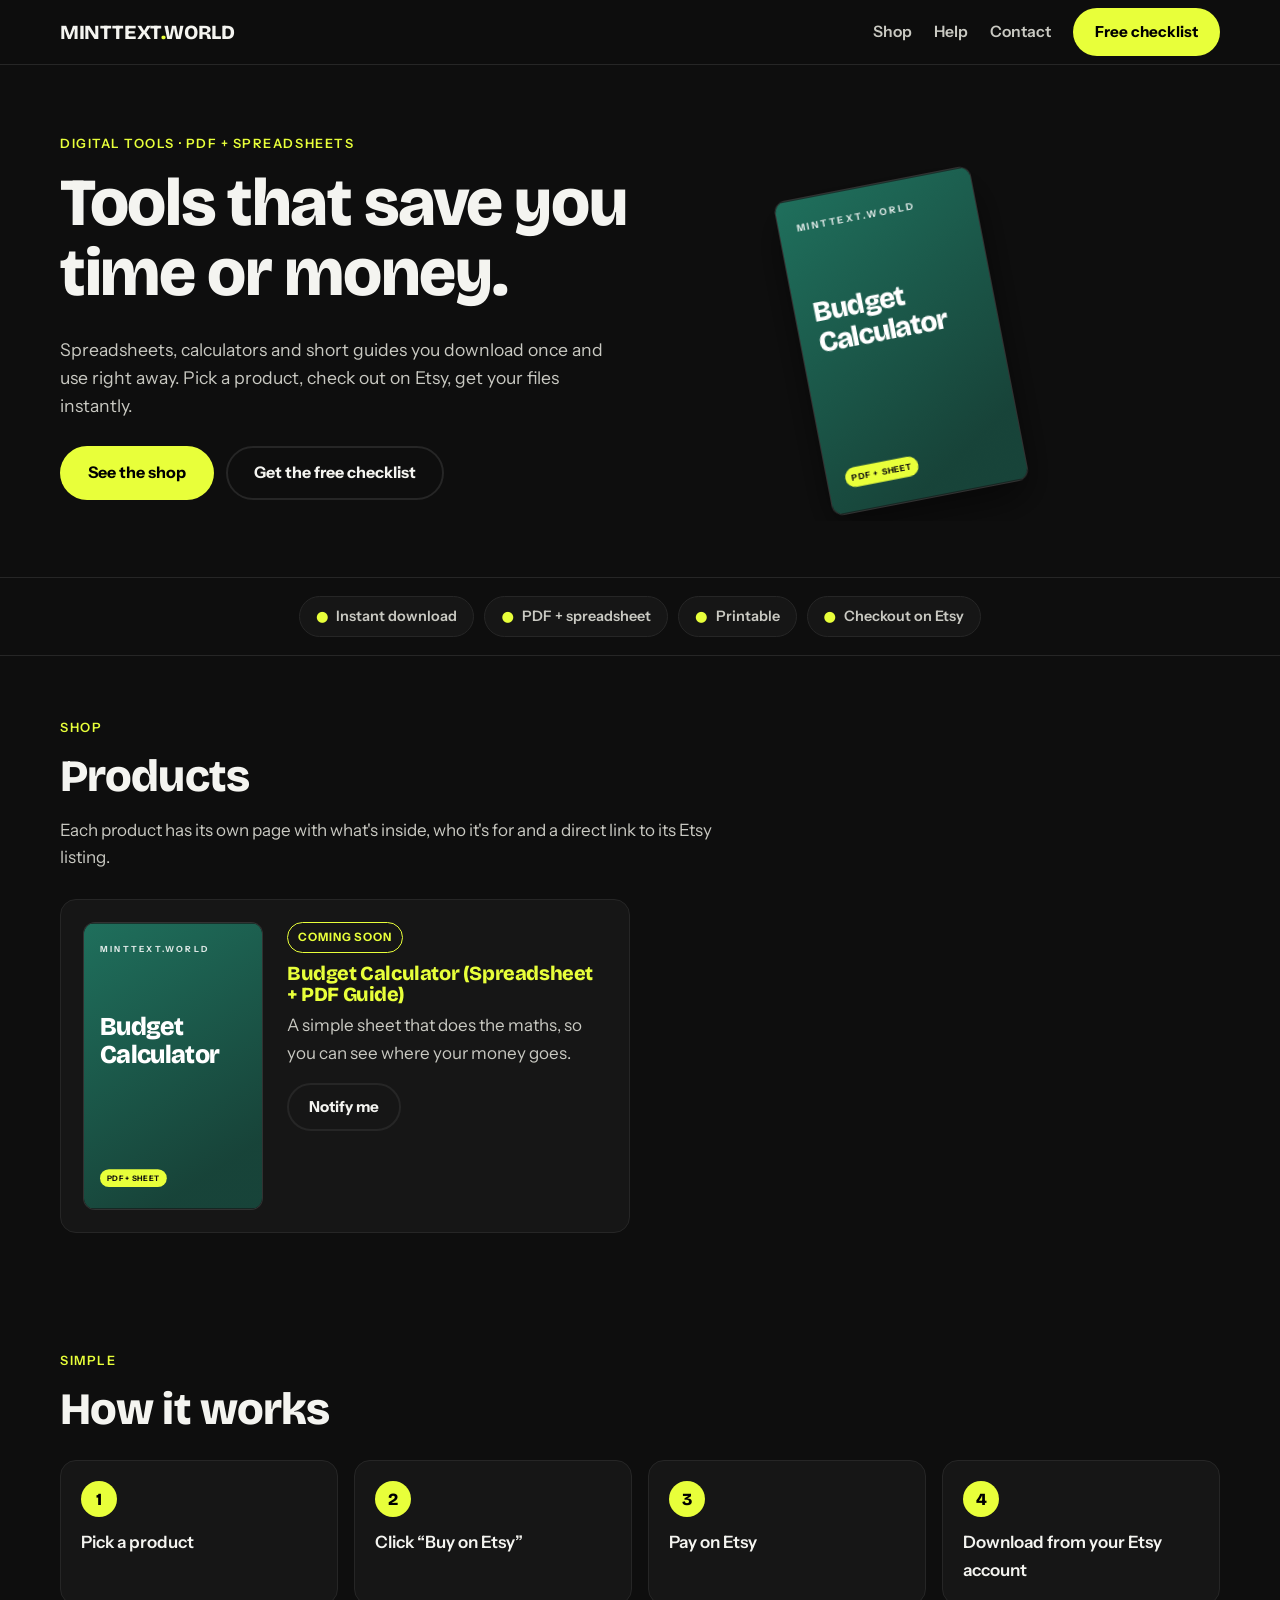
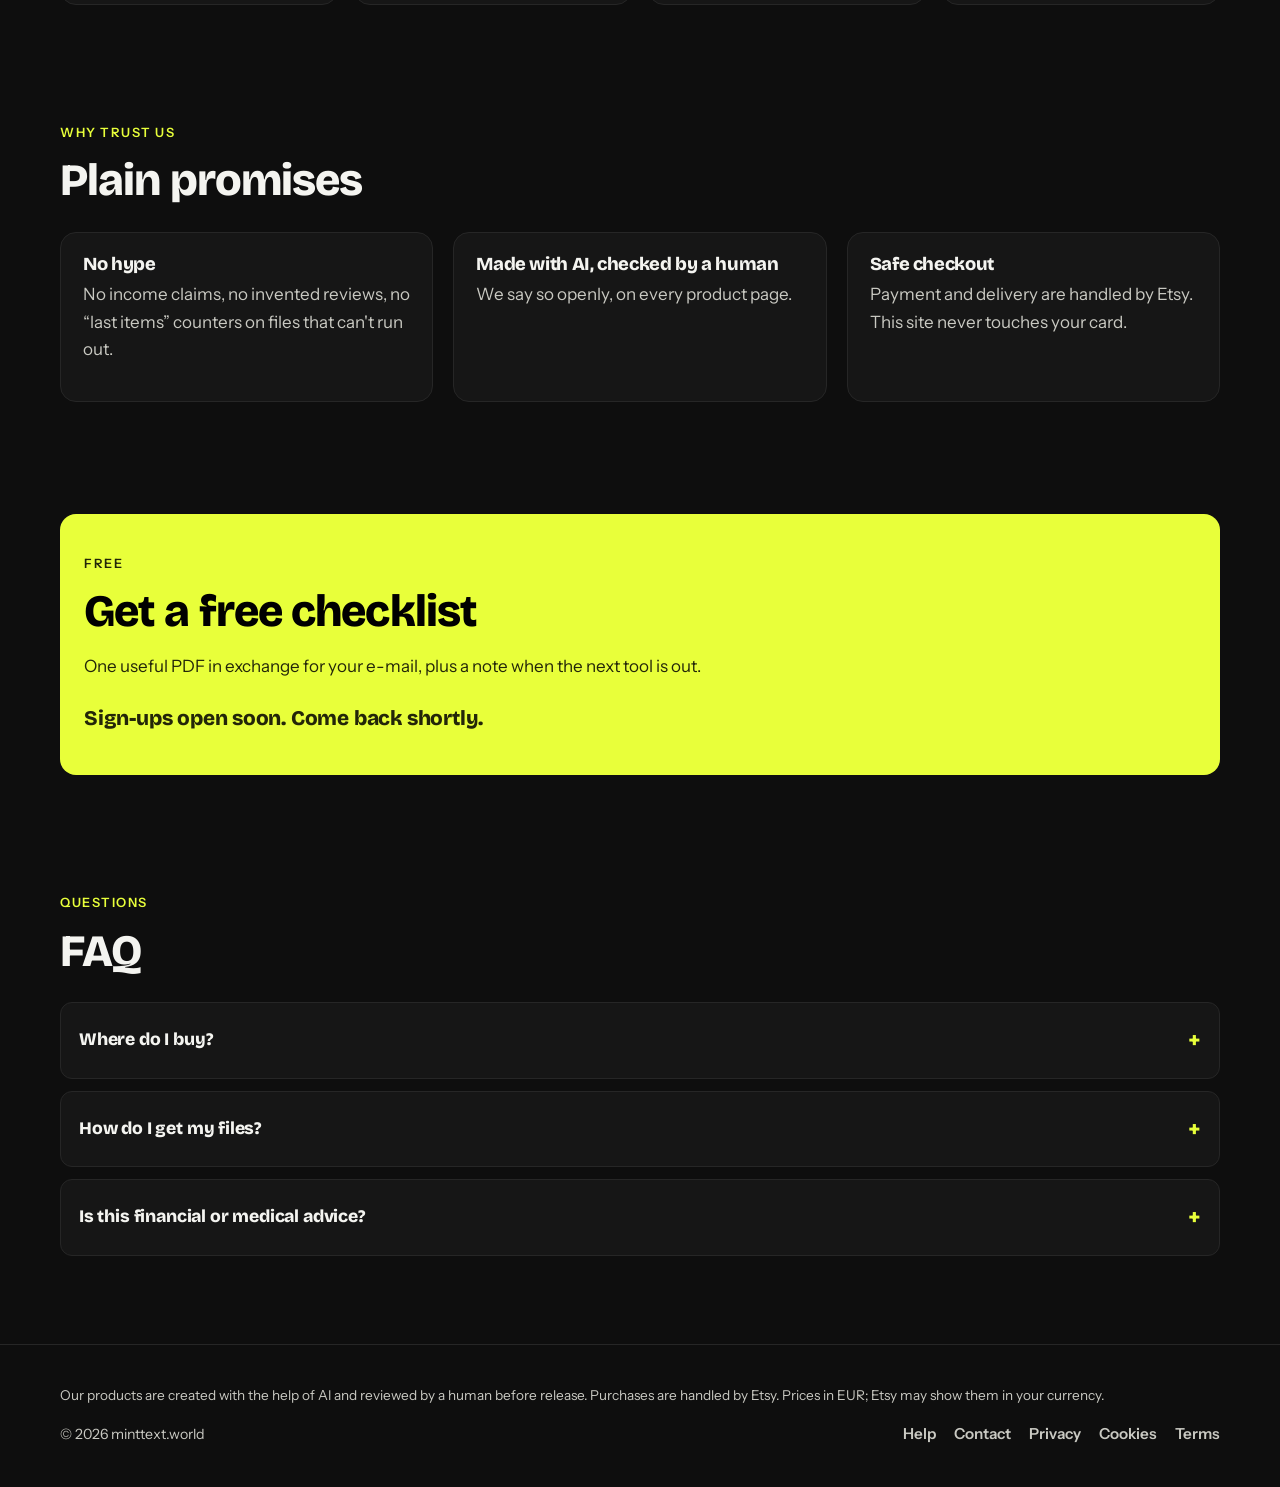
<file: index.html>
<!DOCTYPE html>
<html lang="en" data-v="ffb12c02">
<head>
  <meta charset="UTF-8" />
  <meta name="viewport" content="width=device-width, initial-scale=1" />
  <!--PR:meta:start-->
  <title>minttext.world: digital tools that save you time or money</title>
  <meta name="description" content="Practical digital tools: spreadsheets, calculators and guides that save you time or money. Download instantly, checkout on Etsy." />
  <meta name="theme-color" content="#0E0E0E" />
  <link rel="icon" type="image/svg+xml" href="favicon.svg" />
  <link rel="canonical" href="https://mlg44-skr.github.io/eboo-world/" />
  <meta property="og:type" content="website" /><meta property="og:locale" content="en_US" /><meta property="og:site_name" content="minttext.world" />
  <meta property="og:title" content="minttext.world: digital tools that save you time or money" /><meta property="og:description" content="Practical digital tools: spreadsheets, calculators and guides that save you time or money. Download instantly, checkout on Etsy." />
  <meta property="og:url" content="https://mlg44-skr.github.io/eboo-world/" /><meta property="og:image" content="https://mlg44-skr.github.io/eboo-world/og-image.png" />
  <meta name="twitter:card" content="summary_large_image" /><meta name="twitter:image" content="https://mlg44-skr.github.io/eboo-world/og-image.png" />
  <script type="application/ld+json">{"@context":"https://schema.org","@type":"Organization","name":"minttext.world","url":"https://mlg44-skr.github.io/eboo-world/"}</script>
  <!--PR:meta:end-->
  <link rel="preconnect" href="https://fonts.googleapis.com" />
  <link rel="preconnect" href="https://fonts.gstatic.com" crossorigin />
  <link href="https://fonts.googleapis.com/css2?family=Bricolage+Grotesque:opsz,wght@12..96,800&family=Instrument+Sans:wght@400;500;600;700&display=swap" rel="stylesheet" />
  <link rel="stylesheet" href="css/style.css?v=ffb12c02" />
  <link rel="stylesheet" href="css/motion.css?v=ffb12c02" />
</head>
<body data-base="">
  <a class="skip-link" href="#main">Skip to content</a>
  <header class="header"><!--PR:header:start--><div class="kontener header__row"><a class="logo" href="index.html" aria-label="minttext.world, home">MINTTEXT<span class="kropka">.</span>WORLD</a><button id="nav-toggle" class="nav__toggle" aria-label="Menu" aria-expanded="false" aria-controls="nav">☰</button><nav id="nav" class="nav" aria-label="Main"><ul class="nav__links"><li><a href="index.html#shop">Shop</a></li><li><a href="help.html">Help</a></li><li><a href="contact.html">Contact</a></li></ul><a class="btn btn--akcent btn--maly" href="free-sheet.html">Free checklist</a></nav></div><!--PR:header:end--></header>
  <main id="main">
    <section class="hero">
      <div class="kontener hero__grid">
        <div>
          <p class="nadtytul">Digital tools · PDF + spreadsheets</p>
          <h1>Tools that save you time or money.</h1>
          <p class="hero__sub">Spreadsheets, calculators and short guides you download once and use right away. Pick a product, check out on Etsy, get your files instantly.</p>
          <div class="hero__akcje">
            <a class="btn btn--akcent" href="#shop">See the shop</a>
            <a class="btn btn--obrys" href="free-sheet.html">Get the free checklist</a>
          </div>
        </div>
        <div class="waclarz waclarz--n1" id="hero-fan" aria-hidden="true"><!--PR:fan:start--><svg class="cover cover-gen" viewBox="0 0 400 640" role="img" aria-label="Cover: Budget Calculator (Spreadsheet + PDF Guide)" xmlns="http://www.w3.org/2000/svg"><defs><linearGradient id="cg1F6F5C" x1="0" y1="0" x2="0.4" y2="1"><stop offset="0" stop-color="#1F6F5C"/><stop offset="1" stop-color="#1F6F5C" stop-opacity=".55"/></linearGradient></defs><rect width="400" height="640" fill="#0E0E0E"/><rect width="400" height="640" fill="url(#cg1F6F5C)"/><text x="36" y="64" fill="#fff" fill-opacity=".85" font-size="19" font-weight="700" letter-spacing="5">MINTTEXT.WORLD</text><text x="36" y="250" fill="#fff" font-family="Bricolage Grotesque, system-ui, sans-serif" font-size="58" font-weight="800" letter-spacing="-1.5"><tspan x="36" dy="0">Budget</tspan><tspan x="36" dy="62.64">Calculator</tspan></text><rect x="36" y="552" width="150" height="40" rx="20" fill="#E8FF3A"/><text x="111" y="578" text-anchor="middle" fill="#0E0E0E" font-size="17" font-weight="700" letter-spacing="1.5">PDF + SHEET</text></svg><!--PR:fan:end--></div>
      </div>
    </section>

    <div class="topics"><div class="kontener topics__row">
      <span class="chip"><span class="kropka">●</span> Instant download</span>
      <span class="chip"><span class="kropka">●</span> PDF + spreadsheet</span>
      <span class="chip"><span class="kropka">●</span> Printable</span>
      <span class="chip"><span class="kropka">●</span> Checkout on Etsy</span>
    </div></div>

    <section id="shop"><div class="kontener">
      <div class="sekcja__head"><p class="nadtytul">Shop</p><h2>Products</h2>
        <p>Each product has its own page with what's inside, who it's for and a direct link to its Etsy listing.</p></div>
      <div class="siatka siatka--ebooki" id="catalog"><!--PR:catalog:start--><article class="karta ebook"><div class="ebook__cover"><a href="product/budget-calculator.html" aria-label="Budget Calculator (Spreadsheet + PDF Guide)"><svg class="cover cover-gen" viewBox="0 0 400 640" role="img" aria-label="Cover: Budget Calculator (Spreadsheet + PDF Guide)" xmlns="http://www.w3.org/2000/svg"><defs><linearGradient id="cg1F6F5C" x1="0" y1="0" x2="0.4" y2="1"><stop offset="0" stop-color="#1F6F5C"/><stop offset="1" stop-color="#1F6F5C" stop-opacity=".55"/></linearGradient></defs><rect width="400" height="640" fill="#0E0E0E"/><rect width="400" height="640" fill="url(#cg1F6F5C)"/><text x="36" y="64" fill="#fff" fill-opacity=".85" font-size="19" font-weight="700" letter-spacing="5">MINTTEXT.WORLD</text><text x="36" y="250" fill="#fff" font-family="Bricolage Grotesque, system-ui, sans-serif" font-size="58" font-weight="800" letter-spacing="-1.5"><tspan x="36" dy="0">Budget</tspan><tspan x="36" dy="62.64">Calculator</tspan></text><rect x="36" y="552" width="150" height="40" rx="20" fill="#E8FF3A"/><text x="111" y="578" text-anchor="middle" fill="#0E0E0E" font-size="17" font-weight="700" letter-spacing="1.5">PDF + SHEET</text></svg></a></div><div class="ebook__tresc"><span class="badge badge--wkrotce">Coming soon</span><h3 class="ebook__tytul"><a href="product/budget-calculator.html">Budget Calculator (Spreadsheet + PDF Guide)</a></h3><p>A simple sheet that does the maths, so you can see where your money goes.</p><div class="ebook__stopka"><a class="btn btn--obrys btn--maly" href="#newsletter">Notify me</a></div></div></article><!--PR:catalog:end--></div>
    </div></section>

    <section id="jak"><div class="kontener">
      <div class="sekcja__head"><p class="nadtytul">Simple</p><h2>How it works</h2></div>
      <div class="kroki">
        <div class="krok"><div class="krok__num">1</div><div class="krok__tekst">Pick a product</div></div>
        <div class="krok"><div class="krok__num">2</div><div class="krok__tekst">Click “Buy on Etsy”</div></div>
        <div class="krok"><div class="krok__num">3</div><div class="krok__tekst">Pay on Etsy</div></div>
        <div class="krok"><div class="krok__num">4</div><div class="krok__tekst">Download from your Etsy account</div></div>
      </div>
    </div></section>

    <section class="trust"><div class="kontener">
      <div class="sekcja__head"><p class="nadtytul">Why trust us</p><h2>Plain promises</h2></div>
      <div class="siatka siatka--3">
        <div class="karta"><h3>No hype</h3><p>No income claims, no invented reviews, no “last items” counters on files that can't run out.</p></div>
        <div class="karta"><h3>Made with AI, checked by a human</h3><p>We say so openly, on every product page.</p></div>
        <div class="karta"><h3>Safe checkout</h3><p>Payment and delivery are handled by Etsy. This site never touches your card.</p></div>
      </div>
    </div></section>

<section id="newsletter"><div class="kontener"><div class="newsletter"><p class="nadtytul" style="color:#000">Free</p><h2>Get a free checklist</h2><p>One useful PDF in exchange for your e-mail, plus a note when the next tool is out.</p><div id="newsletter-slot"><p class="newsletter__wkrotce">Sign-ups open soon. Come back shortly.</p></div></div></div></section>

    <section id="faq"><div class="kontener">
      <div class="sekcja__head"><p class="nadtytul">Questions</p><h2>FAQ</h2></div>
      <div class="faq">
        <details><summary>Where do I buy?</summary><p>On Etsy. The “Buy on Etsy” button opens the exact listing for that product in a new tab.</p></details>
        <details><summary>How do I get my files?</summary><p>After payment, download them from your Etsy account. Step by step on the <a href="help.html">Help page</a>.</p></details>
        <details><summary>Is this financial or medical advice?</summary><p>No. Our products are tools and general information, not advice.</p></details>
      </div>
    </div></section>
  </main>
  <footer class="footer"><!--PR:footer:start--><div class="kontener"><p class="mala" style="margin:0 0 14px">Our products are created with the help of AI and reviewed by a human before release. Purchases are handled by Etsy. Prices in EUR; Etsy may show them in your currency.</p><div class="footer__row"><small>© <span id="rok">2026</span> minttext.world</small><ul class="footer__links" id="footer-links"><li><a href="help.html">Help</a></li><li><a href="contact.html">Contact</a></li><li><a href="privacy.html">Privacy</a></li><li><a href="cookies.html">Cookies</a></li><li><a href="terms.html">Terms</a></li></ul></div></div><!--PR:footer:end--></footer>
  <script src="js/config.js?v=ffb12c02"></script>
  <script src="js/render.js?v=ffb12c02"></script>
  <script src="js/app.js?v=ffb12c02"></script>
</body>
</html>
</file>
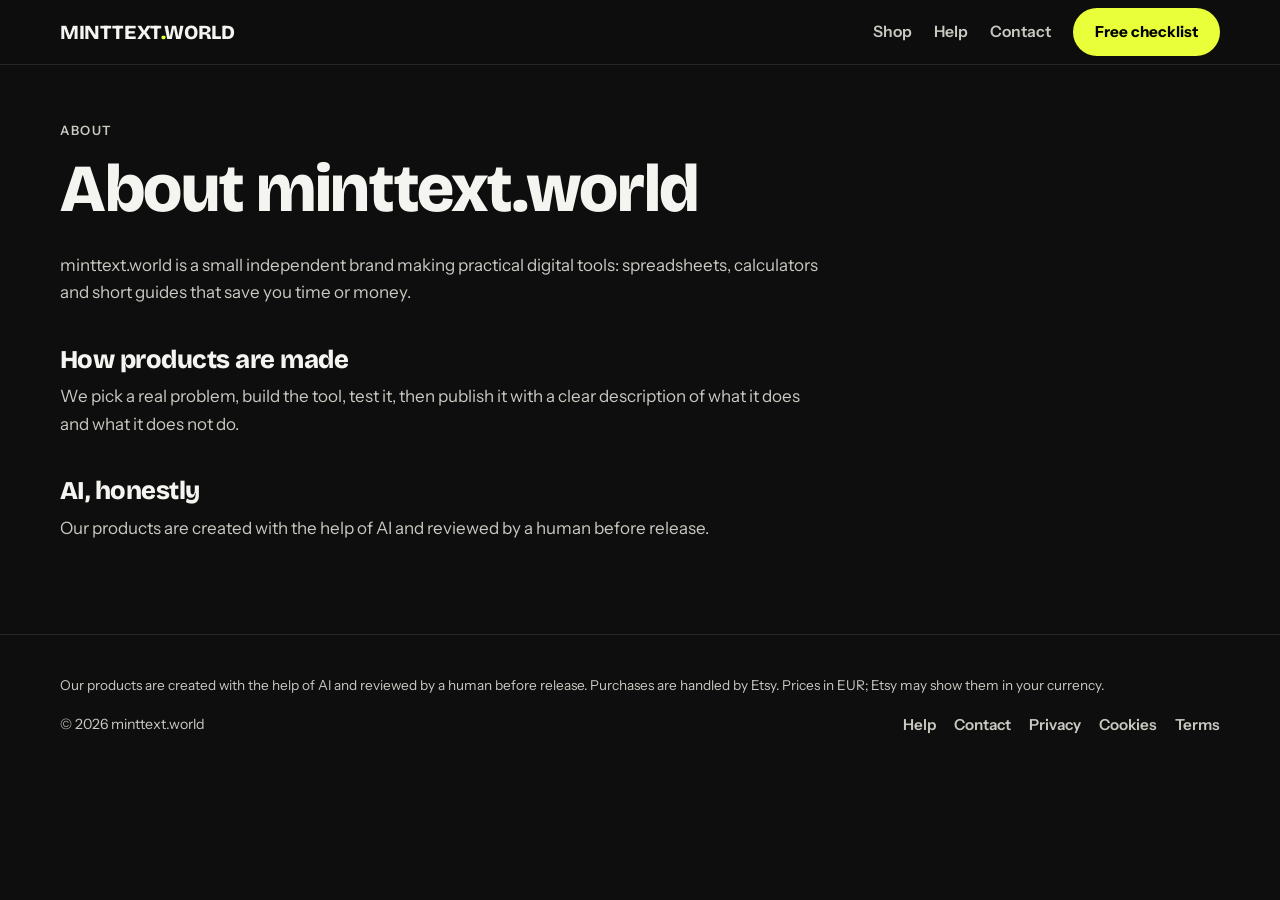
<file: about.html>
<!DOCTYPE html>
<html lang="en" data-v="ffb12c02">
<head>
  <meta charset="UTF-8" />
  <meta name="viewport" content="width=device-width, initial-scale=1" />
  <!--PR:meta:start-->
  <title>About | minttext.world</title>
  <meta name="description" content="What minttext.world is and how its products are made." />
  <meta name="robots" content="noindex,follow" />
  <meta name="theme-color" content="#0E0E0E" />
  <link rel="icon" type="image/svg+xml" href="favicon.svg" />
  <link rel="canonical" href="https://mlg44-skr.github.io/eboo-world/about.html" />
  <meta property="og:type" content="website" /><meta property="og:locale" content="en_US" /><meta property="og:site_name" content="minttext.world" />
  <meta property="og:title" content="About | minttext.world" /><meta property="og:description" content="What minttext.world is and how its products are made." />
  <meta property="og:url" content="https://mlg44-skr.github.io/eboo-world/about.html" /><meta property="og:image" content="https://mlg44-skr.github.io/eboo-world/og-image.png" />
  <meta name="twitter:card" content="summary_large_image" /><meta name="twitter:image" content="https://mlg44-skr.github.io/eboo-world/og-image.png" />
  <!--PR:meta:end-->
  <link rel="preconnect" href="https://fonts.googleapis.com" />
  <link rel="preconnect" href="https://fonts.gstatic.com" crossorigin />
  <link href="https://fonts.googleapis.com/css2?family=Bricolage+Grotesque:opsz,wght@12..96,800&family=Instrument+Sans:wght@400;500;600;700&display=swap" rel="stylesheet" />
  <link rel="stylesheet" href="css/style.css?v=ffb12c02" />
  <link rel="stylesheet" href="css/motion.css?v=ffb12c02" />
</head>
<body data-base="">
  <a class="skip-link" href="#main">Skip to content</a>
  <header class="header"><!--PR:header:start--><div class="kontener header__row"><a class="logo" href="index.html" aria-label="minttext.world, home">MINTTEXT<span class="kropka">.</span>WORLD</a><button id="nav-toggle" class="nav__toggle" aria-label="Menu" aria-expanded="false" aria-controls="nav">☰</button><nav id="nav" class="nav" aria-label="Main"><ul class="nav__links"><li><a href="index.html#shop">Shop</a></li><li><a href="help.html">Help</a></li><li><a href="contact.html">Contact</a></li></ul><a class="btn btn--akcent btn--maly" href="free-sheet.html">Free checklist</a></nav></div><!--PR:header:end--></header>
  <main id="main">
    <section><div class="kontener proza">
      <p class="nadtytul">About</p><h1>About minttext.world</h1>
      <p>minttext.world is a small independent brand making practical digital tools: spreadsheets, calculators and short guides that save you time or money.</p>
      <h2>How products are made</h2>
      <p>We pick a real problem, build the tool, test it, then publish it with a clear description of what it does and what it does not do.</p>
      <h2>AI, honestly</h2>
      <p>Our products are created with the help of AI and reviewed by a human before release.</p>
    </div></section>
  </main>
  <footer class="footer"><!--PR:footer:start--><div class="kontener"><p class="mala" style="margin:0 0 14px">Our products are created with the help of AI and reviewed by a human before release. Purchases are handled by Etsy. Prices in EUR; Etsy may show them in your currency.</p><div class="footer__row"><small>© <span id="rok">2026</span> minttext.world</small><ul class="footer__links" id="footer-links"><li><a href="help.html">Help</a></li><li><a href="contact.html">Contact</a></li><li><a href="privacy.html">Privacy</a></li><li><a href="cookies.html">Cookies</a></li><li><a href="terms.html">Terms</a></li></ul></div></div><!--PR:footer:end--></footer>
  <script src="js/config.js?v=ffb12c02"></script>
  <script src="js/render.js?v=ffb12c02"></script>
  <script src="js/app.js?v=ffb12c02"></script>
</body>
</html>
</file>
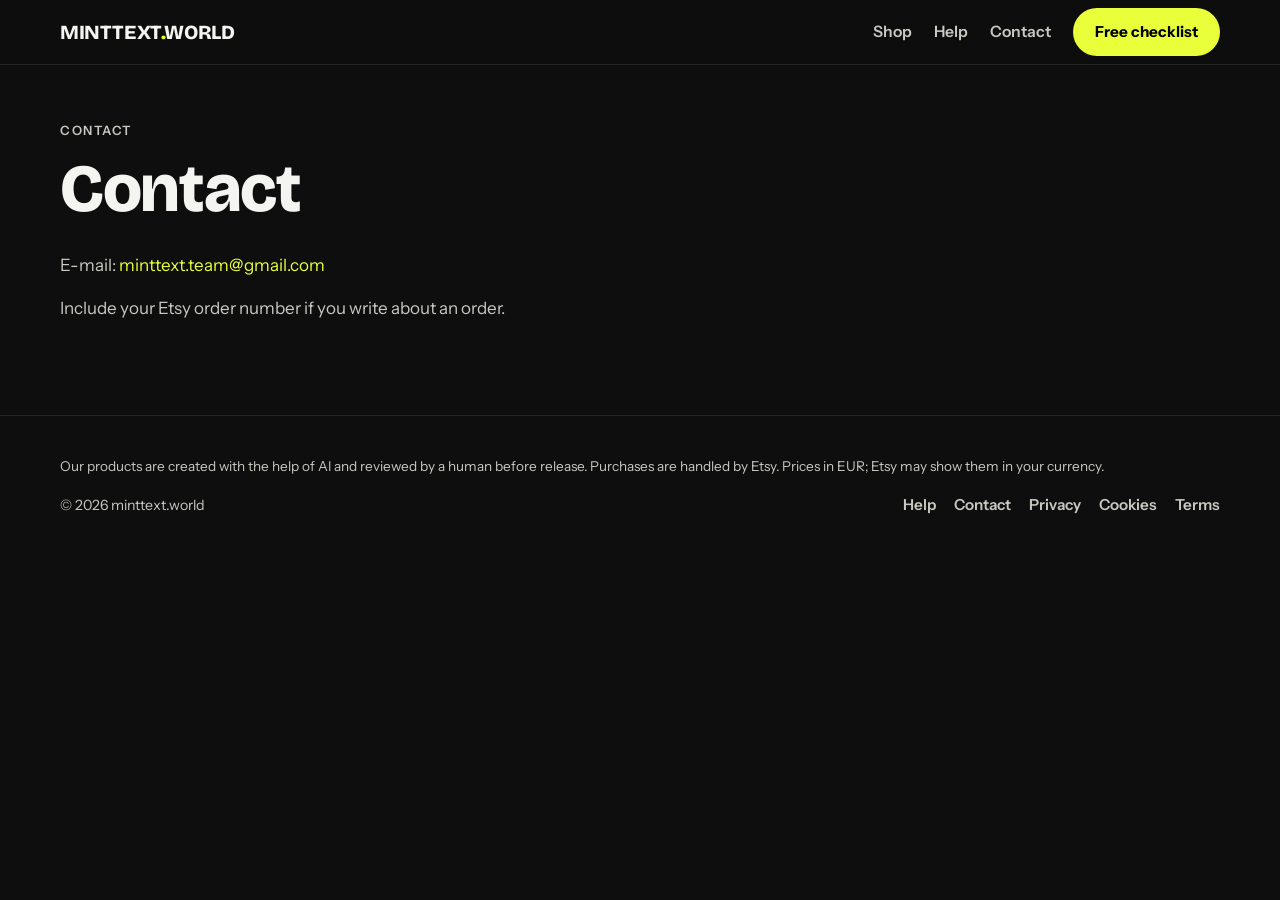
<file: contact.html>
<!DOCTYPE html>
<html lang="en" data-v="ffb12c02">
<head>
  <meta charset="UTF-8" />
  <meta name="viewport" content="width=device-width, initial-scale=1" />
  <!--PR:meta:start-->
  <title>Contact | minttext.world</title>
  <meta name="description" content="How to reach minttext.world." />
  <meta name="theme-color" content="#0E0E0E" />
  <link rel="icon" type="image/svg+xml" href="favicon.svg" />
  <link rel="canonical" href="https://mlg44-skr.github.io/eboo-world/contact.html" />
  <meta property="og:type" content="website" /><meta property="og:locale" content="en_US" /><meta property="og:site_name" content="minttext.world" />
  <meta property="og:title" content="Contact | minttext.world" /><meta property="og:description" content="How to reach minttext.world." />
  <meta property="og:url" content="https://mlg44-skr.github.io/eboo-world/contact.html" /><meta property="og:image" content="https://mlg44-skr.github.io/eboo-world/og-image.png" />
  <meta name="twitter:card" content="summary_large_image" /><meta name="twitter:image" content="https://mlg44-skr.github.io/eboo-world/og-image.png" />
  <!--PR:meta:end-->
  <link rel="preconnect" href="https://fonts.googleapis.com" />
  <link rel="preconnect" href="https://fonts.gstatic.com" crossorigin />
  <link href="https://fonts.googleapis.com/css2?family=Bricolage+Grotesque:opsz,wght@12..96,800&family=Instrument+Sans:wght@400;500;600;700&display=swap" rel="stylesheet" />
  <link rel="stylesheet" href="css/style.css?v=ffb12c02" />
  <link rel="stylesheet" href="css/motion.css?v=ffb12c02" />
</head>
<body data-base="">
  <a class="skip-link" href="#main">Skip to content</a>
  <header class="header"><!--PR:header:start--><div class="kontener header__row"><a class="logo" href="index.html" aria-label="minttext.world, home">MINTTEXT<span class="kropka">.</span>WORLD</a><button id="nav-toggle" class="nav__toggle" aria-label="Menu" aria-expanded="false" aria-controls="nav">☰</button><nav id="nav" class="nav" aria-label="Main"><ul class="nav__links"><li><a href="index.html#shop">Shop</a></li><li><a href="help.html">Help</a></li><li><a href="contact.html">Contact</a></li></ul><a class="btn btn--akcent btn--maly" href="free-sheet.html">Free checklist</a></nav></div><!--PR:header:end--></header>
  <main id="main">
    <section><div class="kontener proza">
      <p class="nadtytul">Contact</p><h1>Contact</h1>
      <p>E-mail: <a data-contact-email href="mailto:minttext.team@gmail.com">minttext.team@gmail.com</a></p>
      <p>Include your Etsy order number if you write about an order.</p>
    </div></section>
  </main>
  <footer class="footer"><!--PR:footer:start--><div class="kontener"><p class="mala" style="margin:0 0 14px">Our products are created with the help of AI and reviewed by a human before release. Purchases are handled by Etsy. Prices in EUR; Etsy may show them in your currency.</p><div class="footer__row"><small>© <span id="rok">2026</span> minttext.world</small><ul class="footer__links" id="footer-links"><li><a href="help.html">Help</a></li><li><a href="contact.html">Contact</a></li><li><a href="privacy.html">Privacy</a></li><li><a href="cookies.html">Cookies</a></li><li><a href="terms.html">Terms</a></li></ul></div></div><!--PR:footer:end--></footer>
  <script src="js/config.js?v=ffb12c02"></script>
  <script src="js/render.js?v=ffb12c02"></script>
  <script src="js/app.js?v=ffb12c02"></script>
</body>
</html>
</file>
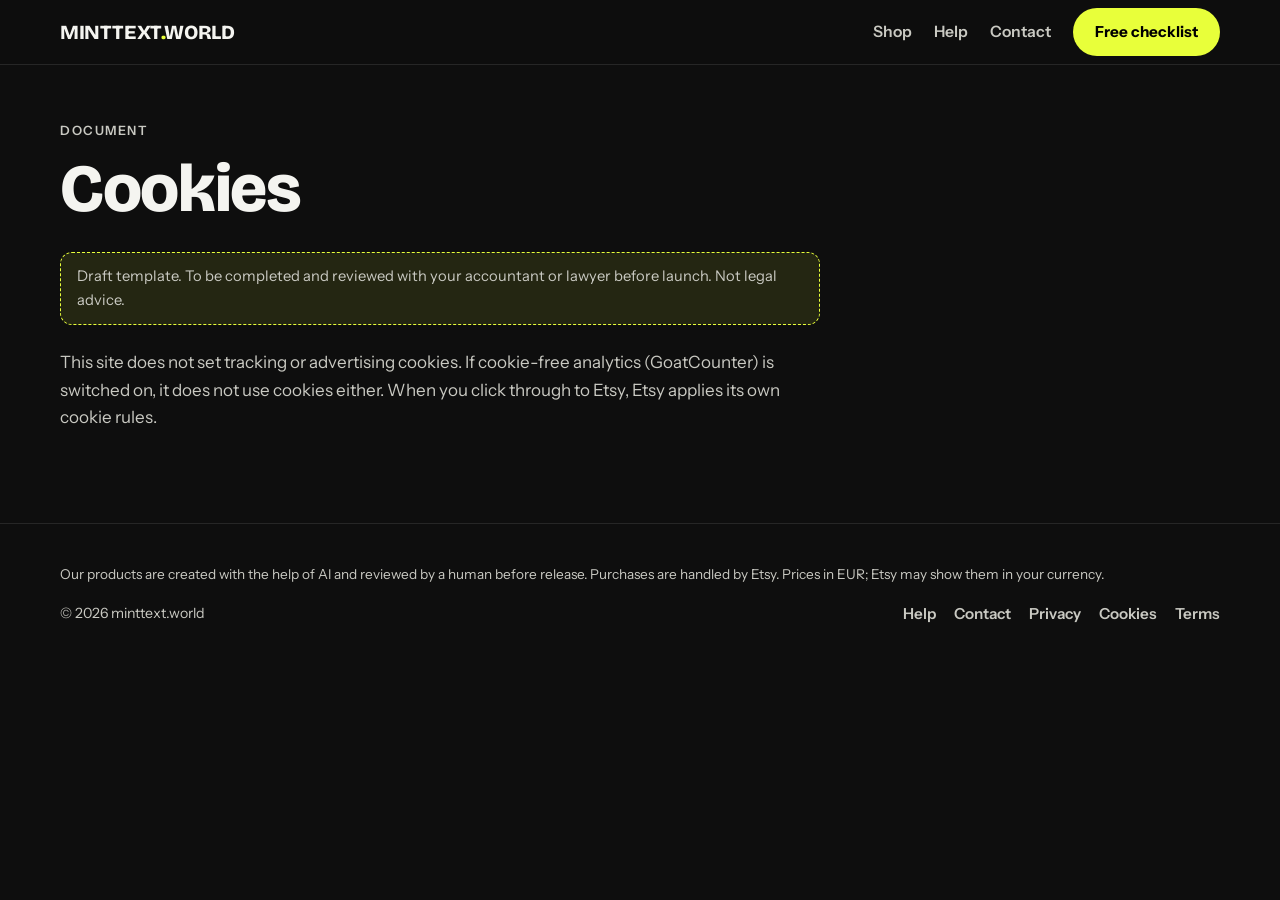
<file: cookies.html>
<!DOCTYPE html>
<html lang="en" data-v="ffb12c02">
<head>
  <meta charset="UTF-8" />
  <meta name="viewport" content="width=device-width, initial-scale=1" />
  <!--PR:meta:start-->
  <title>Cookies | minttext.world</title>
  <meta name="description" content="Cookie information." />
  <meta name="robots" content="noindex,follow" />
  <meta name="theme-color" content="#0E0E0E" />
  <link rel="icon" type="image/svg+xml" href="favicon.svg" />
  <link rel="canonical" href="https://mlg44-skr.github.io/eboo-world/cookies.html" />
  <meta property="og:type" content="website" /><meta property="og:locale" content="en_US" /><meta property="og:site_name" content="minttext.world" />
  <meta property="og:title" content="Cookies | minttext.world" /><meta property="og:description" content="Cookie information." />
  <meta property="og:url" content="https://mlg44-skr.github.io/eboo-world/cookies.html" /><meta property="og:image" content="https://mlg44-skr.github.io/eboo-world/og-image.png" />
  <meta name="twitter:card" content="summary_large_image" /><meta name="twitter:image" content="https://mlg44-skr.github.io/eboo-world/og-image.png" />
  <!--PR:meta:end-->
  <link rel="preconnect" href="https://fonts.googleapis.com" />
  <link rel="preconnect" href="https://fonts.gstatic.com" crossorigin />
  <link href="https://fonts.googleapis.com/css2?family=Bricolage+Grotesque:opsz,wght@12..96,800&family=Instrument+Sans:wght@400;500;600;700&display=swap" rel="stylesheet" />
  <link rel="stylesheet" href="css/style.css?v=ffb12c02" />
  <link rel="stylesheet" href="css/motion.css?v=ffb12c02" />
</head>
<body data-base="">
  <a class="skip-link" href="#main">Skip to content</a>
  <header class="header"><!--PR:header:start--><div class="kontener header__row"><a class="logo" href="index.html" aria-label="minttext.world, home">MINTTEXT<span class="kropka">.</span>WORLD</a><button id="nav-toggle" class="nav__toggle" aria-label="Menu" aria-expanded="false" aria-controls="nav">☰</button><nav id="nav" class="nav" aria-label="Main"><ul class="nav__links"><li><a href="index.html#shop">Shop</a></li><li><a href="help.html">Help</a></li><li><a href="contact.html">Contact</a></li></ul><a class="btn btn--akcent btn--maly" href="free-sheet.html">Free checklist</a></nav></div><!--PR:header:end--></header>
  <main id="main">
    <section><div class="kontener proza">
      <p class="nadtytul">Document</p><h1>Cookies</h1><p class="szkic">Draft template. To be completed and reviewed with your accountant or lawyer before launch. Not legal advice.</p>
      <p>This site does not set tracking or advertising cookies. If cookie-free analytics (GoatCounter) is switched on, it does not use cookies either. When you click through to Etsy, Etsy applies its own cookie rules.</p>
    </div></section>
  </main>
  <footer class="footer"><!--PR:footer:start--><div class="kontener"><p class="mala" style="margin:0 0 14px">Our products are created with the help of AI and reviewed by a human before release. Purchases are handled by Etsy. Prices in EUR; Etsy may show them in your currency.</p><div class="footer__row"><small>© <span id="rok">2026</span> minttext.world</small><ul class="footer__links" id="footer-links"><li><a href="help.html">Help</a></li><li><a href="contact.html">Contact</a></li><li><a href="privacy.html">Privacy</a></li><li><a href="cookies.html">Cookies</a></li><li><a href="terms.html">Terms</a></li></ul></div></div><!--PR:footer:end--></footer>
  <script src="js/config.js?v=ffb12c02"></script>
  <script src="js/render.js?v=ffb12c02"></script>
  <script src="js/app.js?v=ffb12c02"></script>
</body>
</html>
</file>
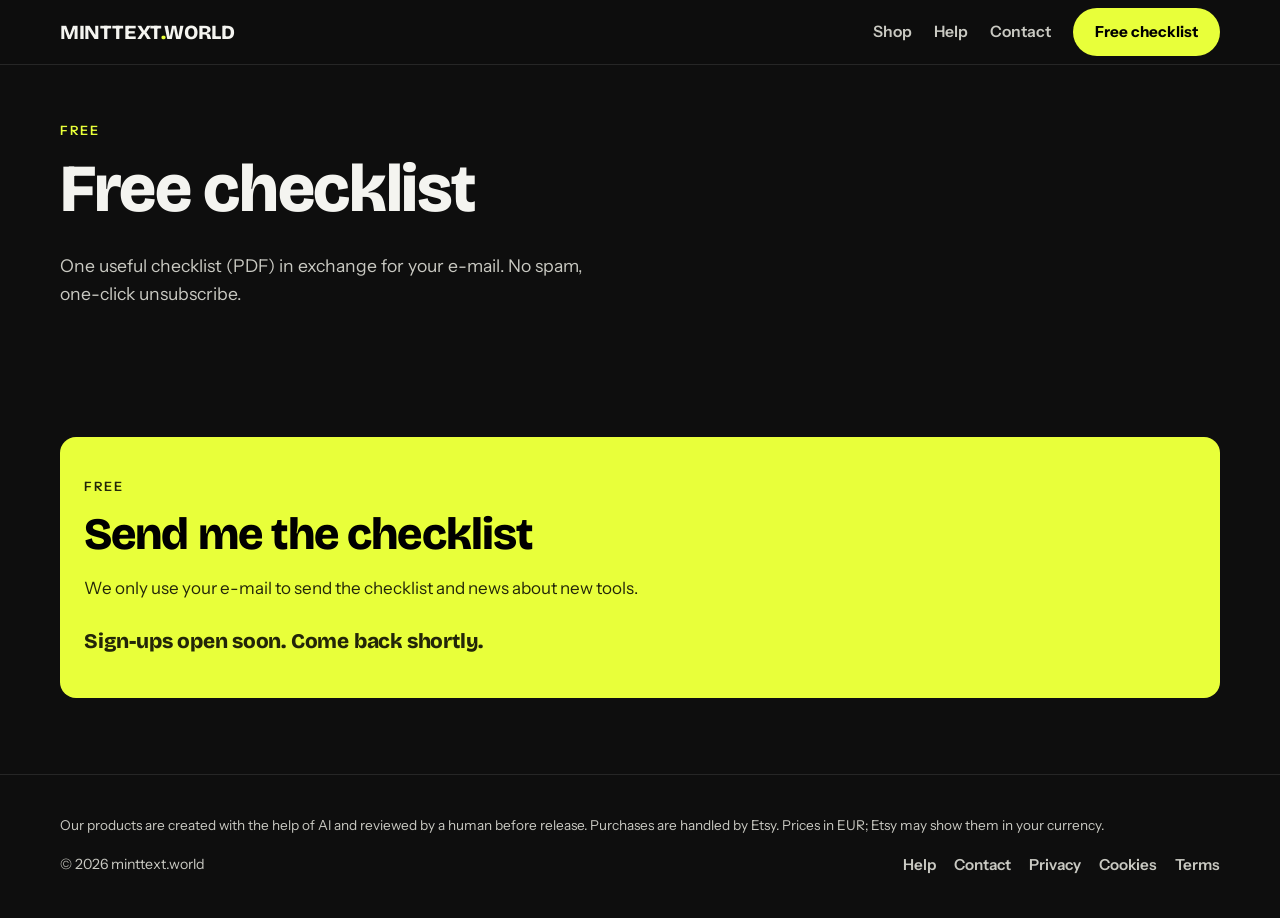
<file: free-sheet.html>
<!DOCTYPE html>
<html lang="en" data-v="ffb12c02">
<head>
  <meta charset="UTF-8" />
  <meta name="viewport" content="width=device-width, initial-scale=1" />
  <!--PR:meta:start-->
  <title>Free checklist | minttext.world</title>
  <meta name="description" content="Get a free checklist PDF in exchange for your e-mail." />
  <meta name="theme-color" content="#0E0E0E" />
  <link rel="icon" type="image/svg+xml" href="favicon.svg" />
  <link rel="canonical" href="https://mlg44-skr.github.io/eboo-world/free-sheet.html" />
  <meta property="og:type" content="website" /><meta property="og:locale" content="en_US" /><meta property="og:site_name" content="minttext.world" />
  <meta property="og:title" content="Free checklist | minttext.world" /><meta property="og:description" content="Get a free checklist PDF in exchange for your e-mail." />
  <meta property="og:url" content="https://mlg44-skr.github.io/eboo-world/free-sheet.html" /><meta property="og:image" content="https://mlg44-skr.github.io/eboo-world/og-image.png" />
  <meta name="twitter:card" content="summary_large_image" /><meta name="twitter:image" content="https://mlg44-skr.github.io/eboo-world/og-image.png" />
  <!--PR:meta:end-->
  <link rel="preconnect" href="https://fonts.googleapis.com" />
  <link rel="preconnect" href="https://fonts.gstatic.com" crossorigin />
  <link href="https://fonts.googleapis.com/css2?family=Bricolage+Grotesque:opsz,wght@12..96,800&family=Instrument+Sans:wght@400;500;600;700&display=swap" rel="stylesheet" />
  <link rel="stylesheet" href="css/style.css?v=ffb12c02" />
  <link rel="stylesheet" href="css/motion.css?v=ffb12c02" />
</head>
<body data-base="">
  <a class="skip-link" href="#main">Skip to content</a>
  <header class="header"><!--PR:header:start--><div class="kontener header__row"><a class="logo" href="index.html" aria-label="minttext.world, home">MINTTEXT<span class="kropka">.</span>WORLD</a><button id="nav-toggle" class="nav__toggle" aria-label="Menu" aria-expanded="false" aria-controls="nav">☰</button><nav id="nav" class="nav" aria-label="Main"><ul class="nav__links"><li><a href="index.html#shop">Shop</a></li><li><a href="help.html">Help</a></li><li><a href="contact.html">Contact</a></li></ul><a class="btn btn--akcent btn--maly" href="free-sheet.html">Free checklist</a></nav></div><!--PR:header:end--></header>
  <main id="main">
    <section><div class="kontener">
      <p class="nadtytul">Free</p><h1>Free checklist</h1>
      <p class="hero__sub">One useful checklist (PDF) in exchange for your e-mail. No spam, one-click unsubscribe.</p>
    </div></section>
<section id="newsletter"><div class="kontener"><div class="newsletter"><p class="nadtytul" style="color:#000">Free</p><h2>Send me the checklist</h2><p>We only use your e-mail to send the checklist and news about new tools.</p><div id="newsletter-slot"><p class="newsletter__wkrotce">Sign-ups open soon. Come back shortly.</p></div></div></div></section>
  </main>
  <footer class="footer"><!--PR:footer:start--><div class="kontener"><p class="mala" style="margin:0 0 14px">Our products are created with the help of AI and reviewed by a human before release. Purchases are handled by Etsy. Prices in EUR; Etsy may show them in your currency.</p><div class="footer__row"><small>© <span id="rok">2026</span> minttext.world</small><ul class="footer__links" id="footer-links"><li><a href="help.html">Help</a></li><li><a href="contact.html">Contact</a></li><li><a href="privacy.html">Privacy</a></li><li><a href="cookies.html">Cookies</a></li><li><a href="terms.html">Terms</a></li></ul></div></div><!--PR:footer:end--></footer>
  <script src="js/config.js?v=ffb12c02"></script>
  <script src="js/render.js?v=ffb12c02"></script>
  <script src="js/app.js?v=ffb12c02"></script>
</body>
</html>
</file>
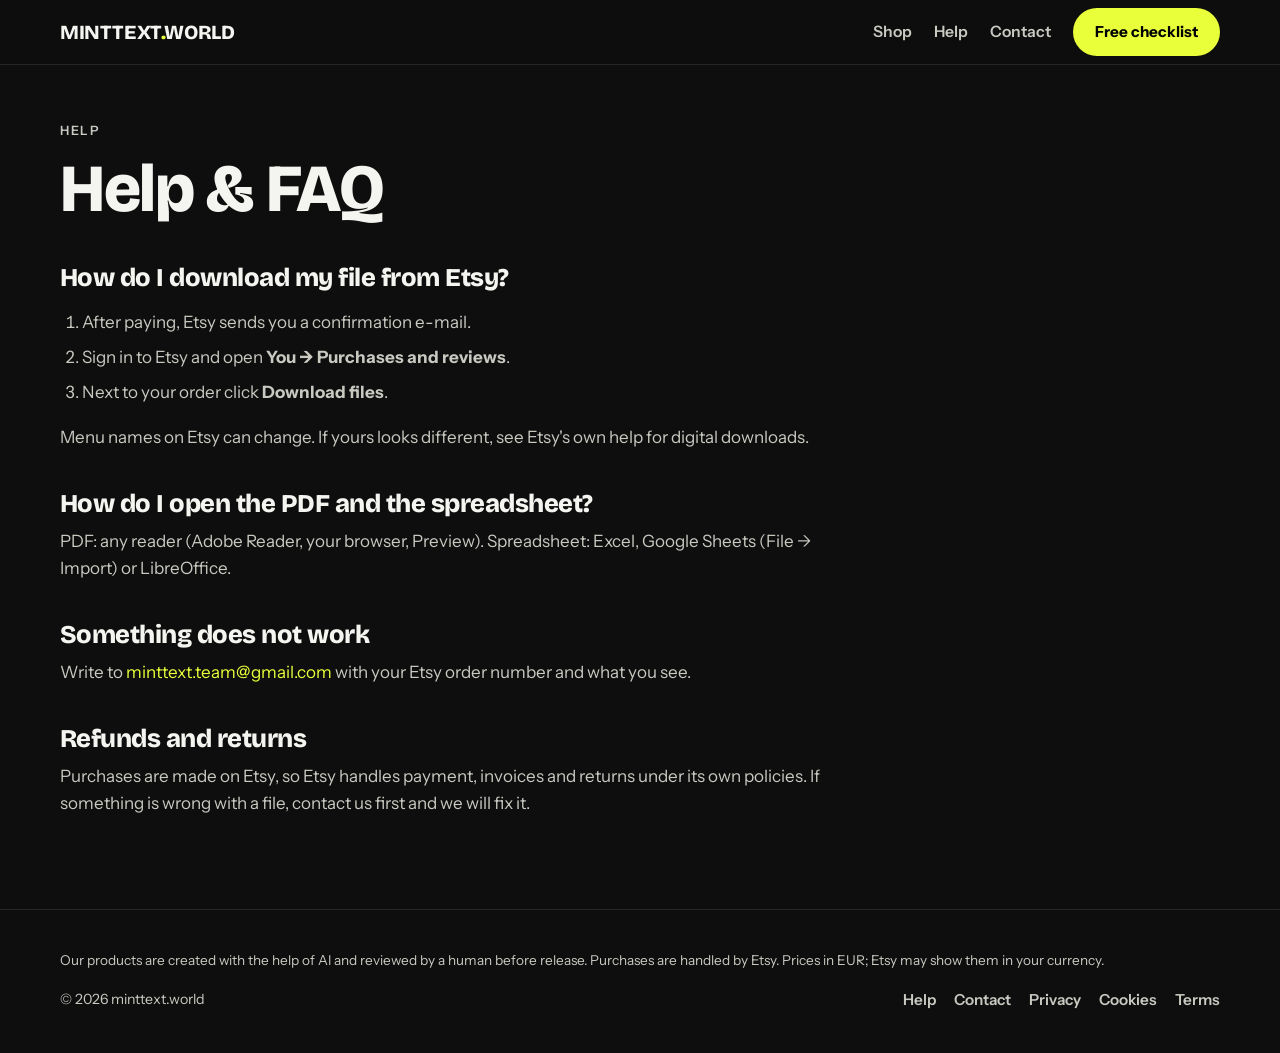
<file: help.html>
<!DOCTYPE html>
<html lang="en" data-v="ffb12c02">
<head>
  <meta charset="UTF-8" />
  <meta name="viewport" content="width=device-width, initial-scale=1" />
  <!--PR:meta:start-->
  <title>Help: how to download your files from Etsy | minttext.world</title>
  <meta name="description" content="How to download your purchase from Etsy, open the PDF and spreadsheet, and who to ask when something does not work." />
  <meta name="theme-color" content="#0E0E0E" />
  <link rel="icon" type="image/svg+xml" href="favicon.svg" />
  <link rel="canonical" href="https://mlg44-skr.github.io/eboo-world/help.html" />
  <meta property="og:type" content="website" /><meta property="og:locale" content="en_US" /><meta property="og:site_name" content="minttext.world" />
  <meta property="og:title" content="Help: how to download your files from Etsy | minttext.world" /><meta property="og:description" content="How to download your purchase from Etsy, open the PDF and spreadsheet, and who to ask when something does not work." />
  <meta property="og:url" content="https://mlg44-skr.github.io/eboo-world/help.html" /><meta property="og:image" content="https://mlg44-skr.github.io/eboo-world/og-image.png" />
  <meta name="twitter:card" content="summary_large_image" /><meta name="twitter:image" content="https://mlg44-skr.github.io/eboo-world/og-image.png" />
  <!--PR:meta:end-->
  <link rel="preconnect" href="https://fonts.googleapis.com" />
  <link rel="preconnect" href="https://fonts.gstatic.com" crossorigin />
  <link href="https://fonts.googleapis.com/css2?family=Bricolage+Grotesque:opsz,wght@12..96,800&family=Instrument+Sans:wght@400;500;600;700&display=swap" rel="stylesheet" />
  <link rel="stylesheet" href="css/style.css?v=ffb12c02" />
  <link rel="stylesheet" href="css/motion.css?v=ffb12c02" />
</head>
<body data-base="">
  <a class="skip-link" href="#main">Skip to content</a>
  <header class="header"><!--PR:header:start--><div class="kontener header__row"><a class="logo" href="index.html" aria-label="minttext.world, home">MINTTEXT<span class="kropka">.</span>WORLD</a><button id="nav-toggle" class="nav__toggle" aria-label="Menu" aria-expanded="false" aria-controls="nav">☰</button><nav id="nav" class="nav" aria-label="Main"><ul class="nav__links"><li><a href="index.html#shop">Shop</a></li><li><a href="help.html">Help</a></li><li><a href="contact.html">Contact</a></li></ul><a class="btn btn--akcent btn--maly" href="free-sheet.html">Free checklist</a></nav></div><!--PR:header:end--></header>
  <main id="main">
    <section><div class="kontener proza">
      <p class="nadtytul">Help</p><h1>Help &amp; FAQ</h1>
      <h2>How do I download my file from Etsy?</h2>
      <ol><li>After paying, Etsy sends you a confirmation e-mail.</li><li>Sign in to Etsy and open <strong>You → Purchases and reviews</strong>.</li><li>Next to your order click <strong>Download files</strong>.</li></ol>
      <p>Menu names on Etsy can change. If yours looks different, see Etsy's own help for digital downloads.</p>
      <h2>How do I open the PDF and the spreadsheet?</h2>
      <p>PDF: any reader (Adobe Reader, your browser, Preview). Spreadsheet: Excel, Google Sheets (File → Import) or LibreOffice.</p>
      <h2>Something does not work</h2>
      <p>Write to <a data-contact-email href="mailto:minttext.team@gmail.com">minttext.team@gmail.com</a> with your Etsy order number and what you see.</p>
      <h2>Refunds and returns</h2>
      <p>Purchases are made on Etsy, so Etsy handles payment, invoices and returns under its own policies. If something is wrong with a file, contact us first and we will fix it.</p>
    </div></section>
  </main>
  <footer class="footer"><!--PR:footer:start--><div class="kontener"><p class="mala" style="margin:0 0 14px">Our products are created with the help of AI and reviewed by a human before release. Purchases are handled by Etsy. Prices in EUR; Etsy may show them in your currency.</p><div class="footer__row"><small>© <span id="rok">2026</span> minttext.world</small><ul class="footer__links" id="footer-links"><li><a href="help.html">Help</a></li><li><a href="contact.html">Contact</a></li><li><a href="privacy.html">Privacy</a></li><li><a href="cookies.html">Cookies</a></li><li><a href="terms.html">Terms</a></li></ul></div></div><!--PR:footer:end--></footer>
  <script src="js/config.js?v=ffb12c02"></script>
  <script src="js/render.js?v=ffb12c02"></script>
  <script src="js/app.js?v=ffb12c02"></script>
</body>
</html>
</file>
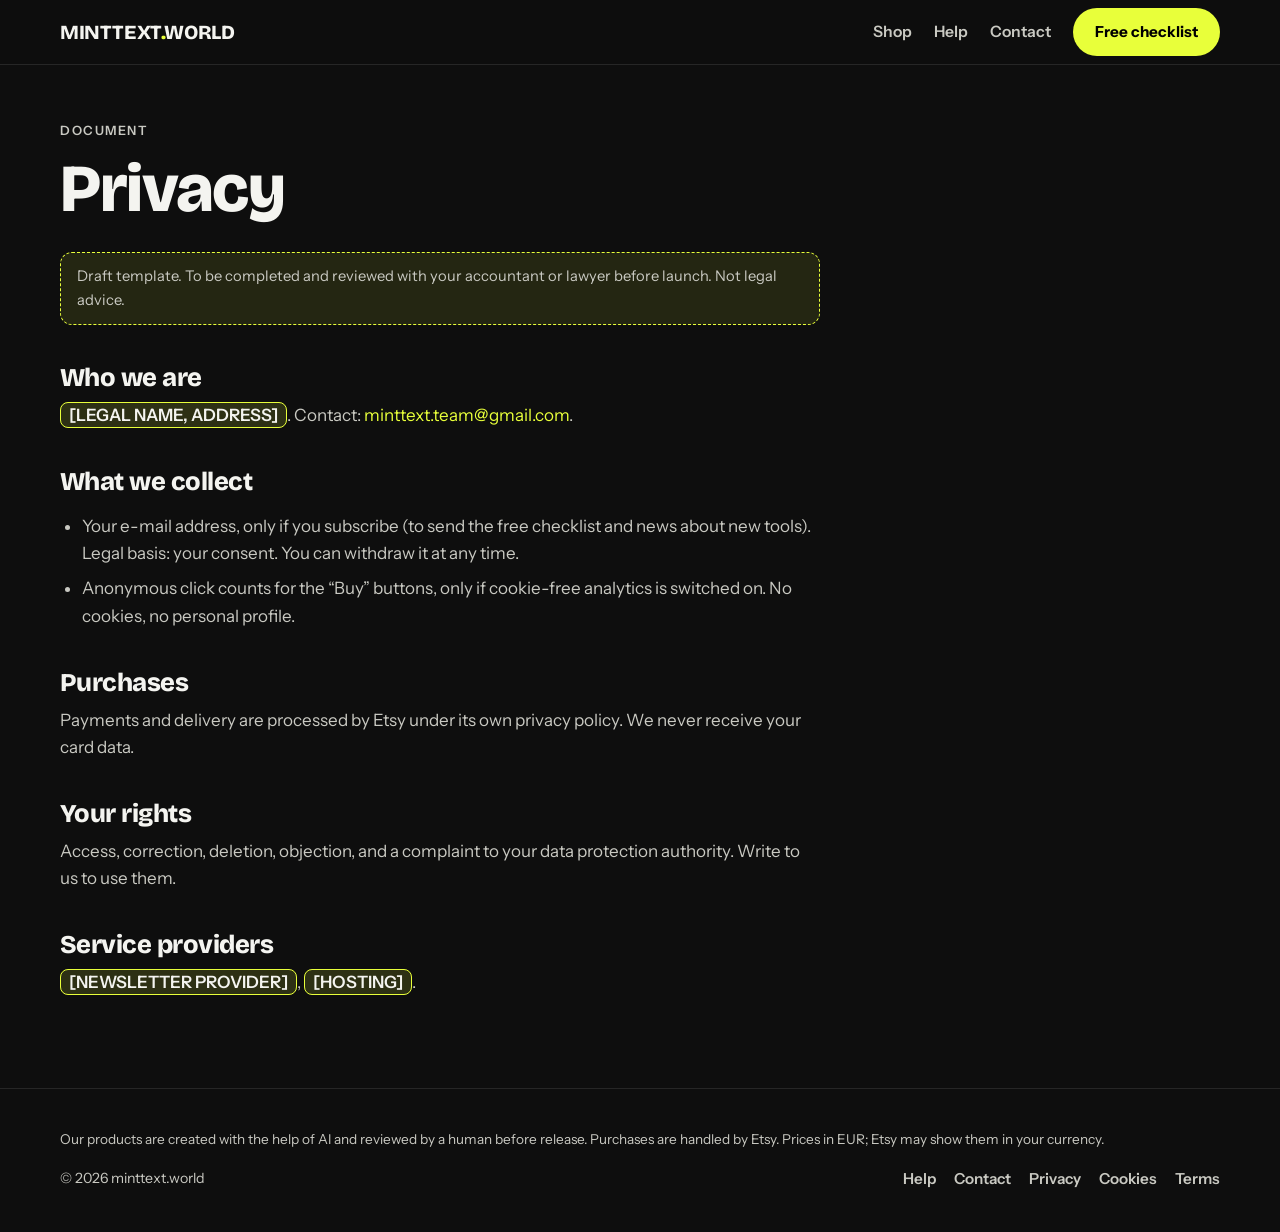
<file: privacy.html>
<!DOCTYPE html>
<html lang="en" data-v="ffb12c02">
<head>
  <meta charset="UTF-8" />
  <meta name="viewport" content="width=device-width, initial-scale=1" />
  <!--PR:meta:start-->
  <title>Privacy | minttext.world</title>
  <meta name="description" content="Privacy policy." />
  <meta name="robots" content="noindex,follow" />
  <meta name="theme-color" content="#0E0E0E" />
  <link rel="icon" type="image/svg+xml" href="favicon.svg" />
  <link rel="canonical" href="https://mlg44-skr.github.io/eboo-world/privacy.html" />
  <meta property="og:type" content="website" /><meta property="og:locale" content="en_US" /><meta property="og:site_name" content="minttext.world" />
  <meta property="og:title" content="Privacy | minttext.world" /><meta property="og:description" content="Privacy policy." />
  <meta property="og:url" content="https://mlg44-skr.github.io/eboo-world/privacy.html" /><meta property="og:image" content="https://mlg44-skr.github.io/eboo-world/og-image.png" />
  <meta name="twitter:card" content="summary_large_image" /><meta name="twitter:image" content="https://mlg44-skr.github.io/eboo-world/og-image.png" />
  <!--PR:meta:end-->
  <link rel="preconnect" href="https://fonts.googleapis.com" />
  <link rel="preconnect" href="https://fonts.gstatic.com" crossorigin />
  <link href="https://fonts.googleapis.com/css2?family=Bricolage+Grotesque:opsz,wght@12..96,800&family=Instrument+Sans:wght@400;500;600;700&display=swap" rel="stylesheet" />
  <link rel="stylesheet" href="css/style.css?v=ffb12c02" />
  <link rel="stylesheet" href="css/motion.css?v=ffb12c02" />
</head>
<body data-base="">
  <a class="skip-link" href="#main">Skip to content</a>
  <header class="header"><!--PR:header:start--><div class="kontener header__row"><a class="logo" href="index.html" aria-label="minttext.world, home">MINTTEXT<span class="kropka">.</span>WORLD</a><button id="nav-toggle" class="nav__toggle" aria-label="Menu" aria-expanded="false" aria-controls="nav">☰</button><nav id="nav" class="nav" aria-label="Main"><ul class="nav__links"><li><a href="index.html#shop">Shop</a></li><li><a href="help.html">Help</a></li><li><a href="contact.html">Contact</a></li></ul><a class="btn btn--akcent btn--maly" href="free-sheet.html">Free checklist</a></nav></div><!--PR:header:end--></header>
  <main id="main">
    <section><div class="kontener proza">
      <p class="nadtytul">Document</p><h1>Privacy</h1><p class="szkic">Draft template. To be completed and reviewed with your accountant or lawyer before launch. Not legal advice.</p>
      <h2>Who we are</h2><p><span class="uzupelnij">[LEGAL NAME, ADDRESS]</span>. Contact: <a data-contact-email href="mailto:minttext.team@gmail.com">minttext.team@gmail.com</a>.</p>
      <h2>What we collect</h2>
      <ul><li>Your e-mail address, only if you subscribe (to send the free checklist and news about new tools). Legal basis: your consent. You can withdraw it at any time.</li>
      <li>Anonymous click counts for the “Buy” buttons, only if cookie-free analytics is switched on. No cookies, no personal profile.</li></ul>
      <p data-analytics-note hidden>Analytics: we use GoatCounter, which does not use cookies or collect personal data.</p>
      <h2>Purchases</h2><p>Payments and delivery are processed by Etsy under its own privacy policy. We never receive your card data.</p>
      <h2>Your rights</h2><p>Access, correction, deletion, objection, and a complaint to your data protection authority. Write to us to use them.</p>
      <h2>Service providers</h2><p><span class="uzupelnij">[NEWSLETTER PROVIDER]</span>, <span class="uzupelnij">[HOSTING]</span>.</p>
    </div></section>
  </main>
  <footer class="footer"><!--PR:footer:start--><div class="kontener"><p class="mala" style="margin:0 0 14px">Our products are created with the help of AI and reviewed by a human before release. Purchases are handled by Etsy. Prices in EUR; Etsy may show them in your currency.</p><div class="footer__row"><small>© <span id="rok">2026</span> minttext.world</small><ul class="footer__links" id="footer-links"><li><a href="help.html">Help</a></li><li><a href="contact.html">Contact</a></li><li><a href="privacy.html">Privacy</a></li><li><a href="cookies.html">Cookies</a></li><li><a href="terms.html">Terms</a></li></ul></div></div><!--PR:footer:end--></footer>
  <script src="js/config.js?v=ffb12c02"></script>
  <script src="js/render.js?v=ffb12c02"></script>
  <script src="js/app.js?v=ffb12c02"></script>
</body>
</html>
</file>
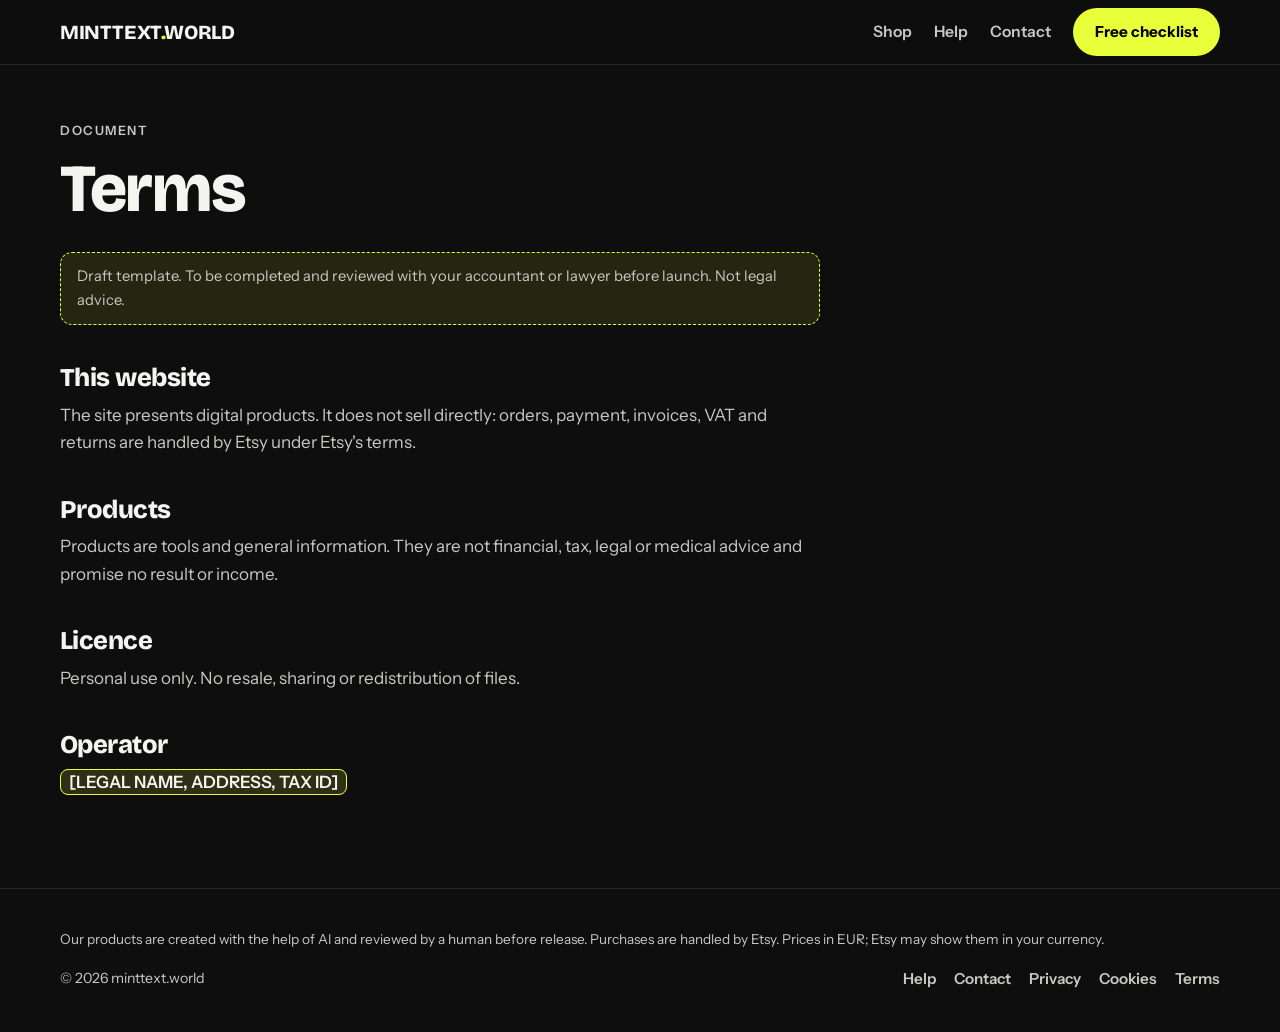
<file: terms.html>
<!DOCTYPE html>
<html lang="en" data-v="ffb12c02">
<head>
  <meta charset="UTF-8" />
  <meta name="viewport" content="width=device-width, initial-scale=1" />
  <!--PR:meta:start-->
  <title>Terms | minttext.world</title>
  <meta name="description" content="Website terms." />
  <meta name="robots" content="noindex,follow" />
  <meta name="theme-color" content="#0E0E0E" />
  <link rel="icon" type="image/svg+xml" href="favicon.svg" />
  <link rel="canonical" href="https://mlg44-skr.github.io/eboo-world/terms.html" />
  <meta property="og:type" content="website" /><meta property="og:locale" content="en_US" /><meta property="og:site_name" content="minttext.world" />
  <meta property="og:title" content="Terms | minttext.world" /><meta property="og:description" content="Website terms." />
  <meta property="og:url" content="https://mlg44-skr.github.io/eboo-world/terms.html" /><meta property="og:image" content="https://mlg44-skr.github.io/eboo-world/og-image.png" />
  <meta name="twitter:card" content="summary_large_image" /><meta name="twitter:image" content="https://mlg44-skr.github.io/eboo-world/og-image.png" />
  <!--PR:meta:end-->
  <link rel="preconnect" href="https://fonts.googleapis.com" />
  <link rel="preconnect" href="https://fonts.gstatic.com" crossorigin />
  <link href="https://fonts.googleapis.com/css2?family=Bricolage+Grotesque:opsz,wght@12..96,800&family=Instrument+Sans:wght@400;500;600;700&display=swap" rel="stylesheet" />
  <link rel="stylesheet" href="css/style.css?v=ffb12c02" />
  <link rel="stylesheet" href="css/motion.css?v=ffb12c02" />
</head>
<body data-base="">
  <a class="skip-link" href="#main">Skip to content</a>
  <header class="header"><!--PR:header:start--><div class="kontener header__row"><a class="logo" href="index.html" aria-label="minttext.world, home">MINTTEXT<span class="kropka">.</span>WORLD</a><button id="nav-toggle" class="nav__toggle" aria-label="Menu" aria-expanded="false" aria-controls="nav">☰</button><nav id="nav" class="nav" aria-label="Main"><ul class="nav__links"><li><a href="index.html#shop">Shop</a></li><li><a href="help.html">Help</a></li><li><a href="contact.html">Contact</a></li></ul><a class="btn btn--akcent btn--maly" href="free-sheet.html">Free checklist</a></nav></div><!--PR:header:end--></header>
  <main id="main">
    <section><div class="kontener proza">
      <p class="nadtytul">Document</p><h1>Terms</h1><p class="szkic">Draft template. To be completed and reviewed with your accountant or lawyer before launch. Not legal advice.</p>
      <h2>This website</h2><p>The site presents digital products. It does not sell directly: orders, payment, invoices, VAT and returns are handled by Etsy under Etsy's terms.</p>
      <h2>Products</h2><p>Products are tools and general information. They are not financial, tax, legal or medical advice and promise no result or income.</p>
      <h2>Licence</h2><p>Personal use only. No resale, sharing or redistribution of files.</p>
      <h2>Operator</h2><p><span class="uzupelnij">[LEGAL NAME, ADDRESS, TAX ID]</span></p>
    </div></section>
  </main>
  <footer class="footer"><!--PR:footer:start--><div class="kontener"><p class="mala" style="margin:0 0 14px">Our products are created with the help of AI and reviewed by a human before release. Purchases are handled by Etsy. Prices in EUR; Etsy may show them in your currency.</p><div class="footer__row"><small>© <span id="rok">2026</span> minttext.world</small><ul class="footer__links" id="footer-links"><li><a href="help.html">Help</a></li><li><a href="contact.html">Contact</a></li><li><a href="privacy.html">Privacy</a></li><li><a href="cookies.html">Cookies</a></li><li><a href="terms.html">Terms</a></li></ul></div></div><!--PR:footer:end--></footer>
  <script src="js/config.js?v=ffb12c02"></script>
  <script src="js/render.js?v=ffb12c02"></script>
  <script src="js/app.js?v=ffb12c02"></script>
</body>
</html>
</file>
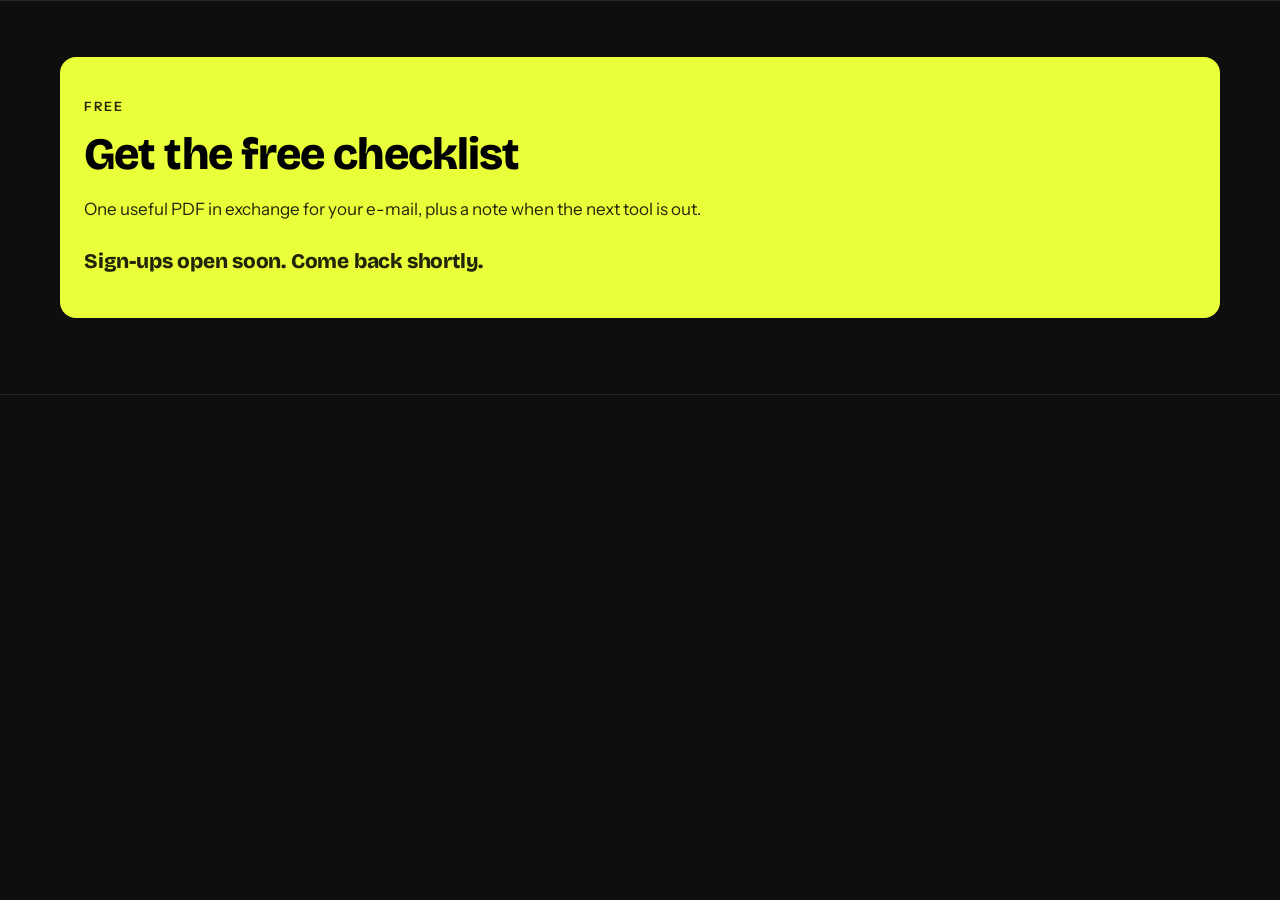
<file: _templates/product.html>
<!DOCTYPE html>
<html lang="en">
<head>
  <meta charset="UTF-8" />
  <meta name="viewport" content="width=device-width, initial-scale=1" />
  <!--PR:meta:start--><!--PR:meta:end-->
  <link rel="preconnect" href="https://fonts.googleapis.com" />
  <link rel="preconnect" href="https://fonts.gstatic.com" crossorigin />
  <link href="https://fonts.googleapis.com/css2?family=Bricolage+Grotesque:opsz,wght@12..96,800&family=Instrument+Sans:wght@400;500;600;700&display=swap" rel="stylesheet" />
  <link rel="stylesheet" href="../css/style.css?v=1" />
  <link rel="stylesheet" href="../css/motion.css?v=1" />
</head>
<body data-base="../" data-product="{{ID}}">
  <a class="skip-link" href="#main">Skip to content</a>
  <header class="header"><!--PR:header:start--><!--PR:header:end--></header>
  <main id="main">
    <div id="product-root"><!--PR:product:start--><!--PR:product:end--></div>
    <section id="newsletter"><div class="kontener"><div class="newsletter"><p class="nadtytul" style="color:#000">Free</p><h2>Get the free checklist</h2><p>One useful PDF in exchange for your e-mail, plus a note when the next tool is out.</p><div id="newsletter-slot"><p class="newsletter__wkrotce">Sign-ups open soon. Come back shortly.</p></div></div></div></section>
  </main>
  <footer class="footer"><!--PR:footer:start--><!--PR:footer:end--></footer>
  <script src="../js/config.js?v=1"></script>
  <script src="../js/render.js?v=1"></script>
  <script src="../js/app.js?v=1"></script>
</body>
</html>
</file>
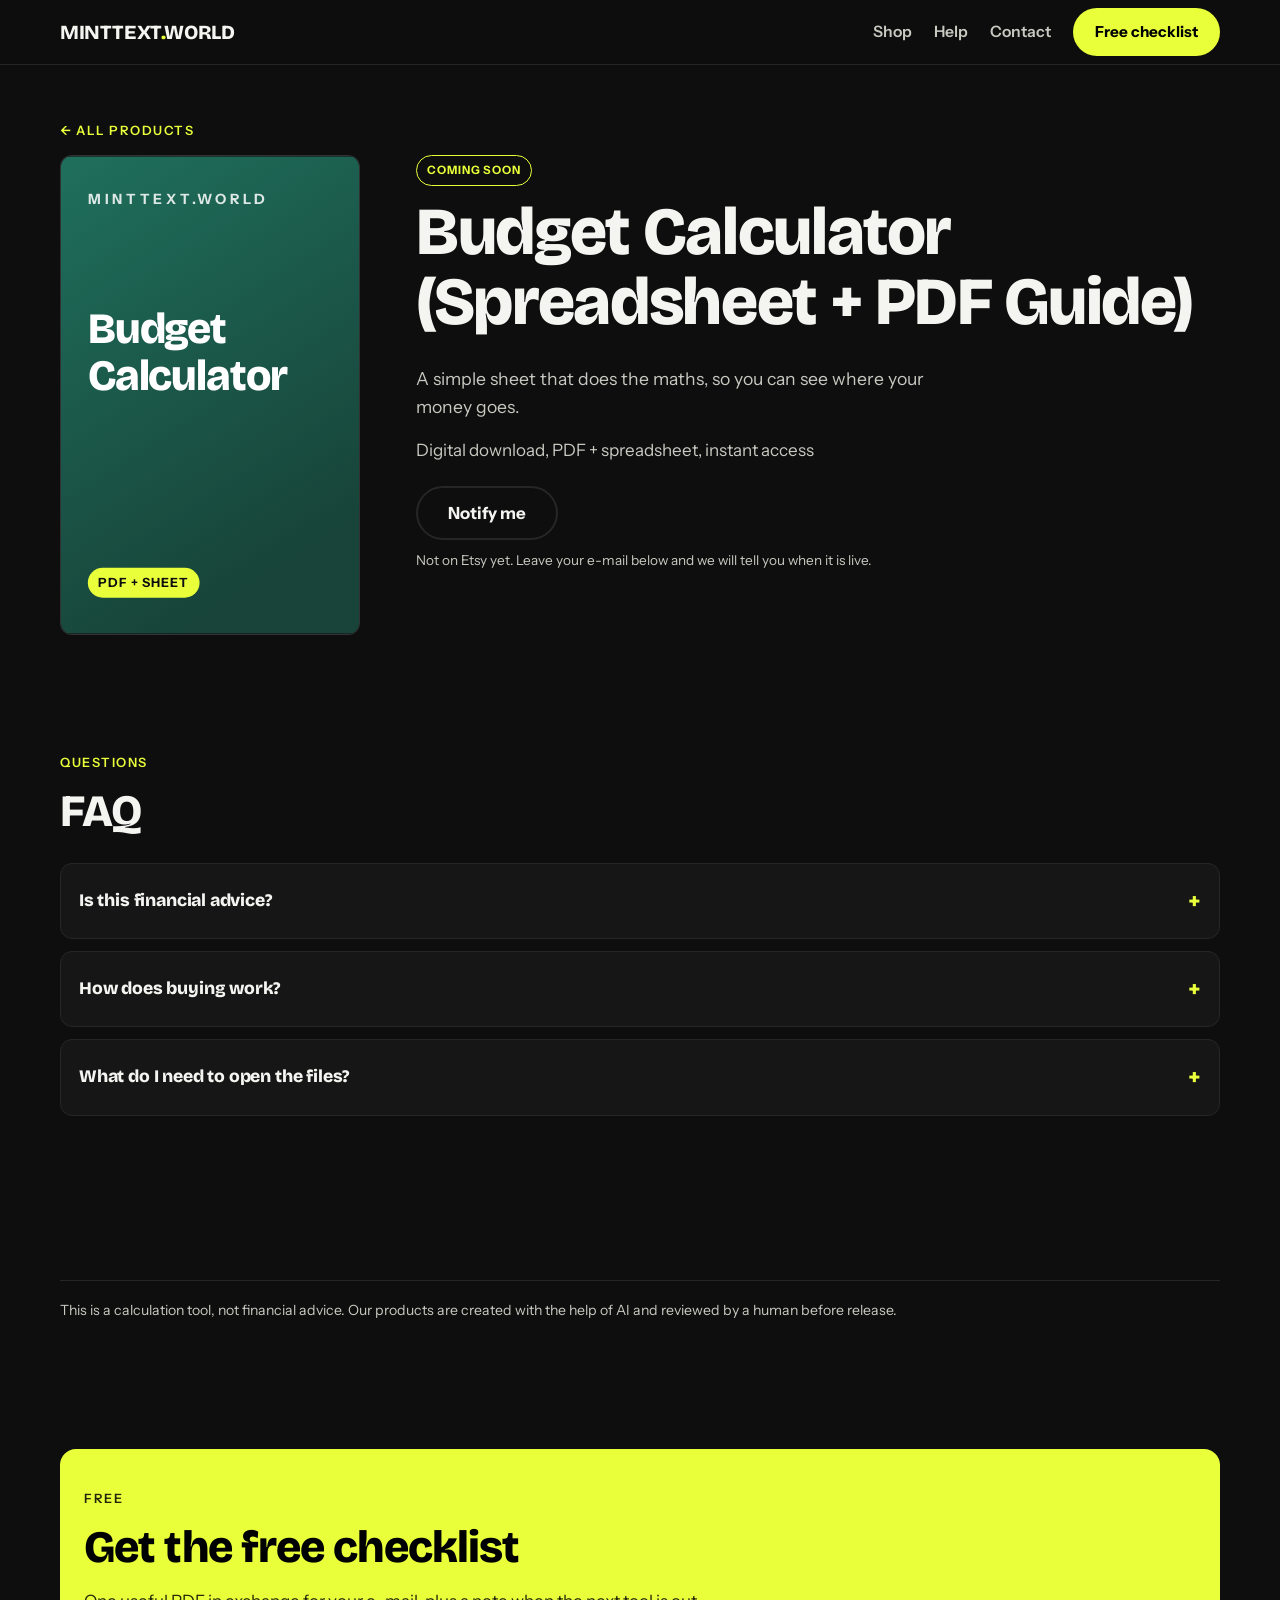
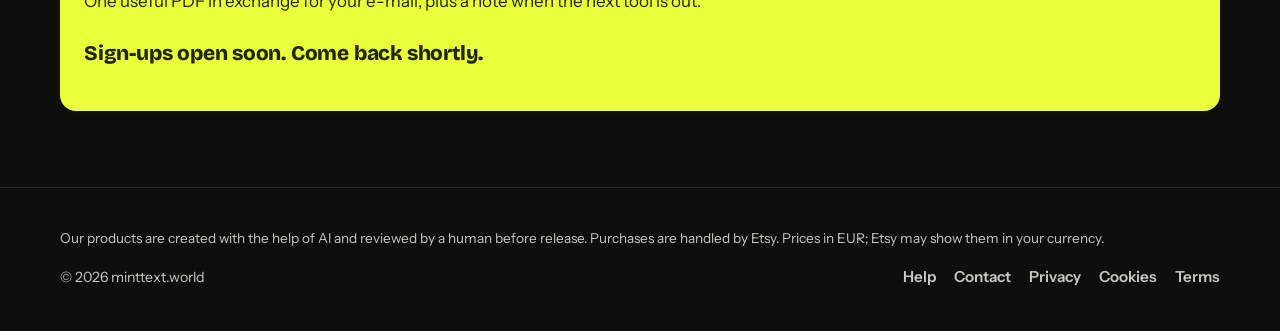
<file: product/budget-calculator.html>
<!DOCTYPE html>
<html lang="en" data-v="ffb12c02">
<head>
  <meta charset="UTF-8" />
  <meta name="viewport" content="width=device-width, initial-scale=1" />
  <!--PR:meta:start-->
  <title>Budget Calculator (Spreadsheet + PDF Guide) | minttext.world</title>
  <meta name="description" content="A simple sheet that does the maths, so you can see where your money goes." />
  <meta name="theme-color" content="#0E0E0E" />
  <link rel="icon" type="image/svg+xml" href="../favicon.svg" />
  <link rel="canonical" href="https://mlg44-skr.github.io/eboo-world/product/budget-calculator.html" />
  <meta property="og:type" content="product" /><meta property="og:locale" content="en_US" /><meta property="og:site_name" content="minttext.world" />
  <meta property="og:title" content="Budget Calculator (Spreadsheet + PDF Guide) | minttext.world" /><meta property="og:description" content="A simple sheet that does the maths, so you can see where your money goes." />
  <meta property="og:url" content="https://mlg44-skr.github.io/eboo-world/product/budget-calculator.html" /><meta property="og:image" content="https://mlg44-skr.github.io/eboo-world/og-image.png" />
  <meta name="twitter:card" content="summary_large_image" /><meta name="twitter:image" content="https://mlg44-skr.github.io/eboo-world/og-image.png" />
  <script type="application/ld+json">{"@context":"https://schema.org","@type":"Product","name":"Budget Calculator (Spreadsheet + PDF Guide)","description":"A simple sheet that does the maths, so you can see where your money goes.","brand":{"@type":"Brand","name":"minttext.world"}}</script>
  <!--PR:meta:end-->
  <link rel="preconnect" href="https://fonts.googleapis.com" />
  <link rel="preconnect" href="https://fonts.gstatic.com" crossorigin />
  <link href="https://fonts.googleapis.com/css2?family=Bricolage+Grotesque:opsz,wght@12..96,800&family=Instrument+Sans:wght@400;500;600;700&display=swap" rel="stylesheet" />
  <link rel="stylesheet" href="../css/style.css?v=ffb12c02" />
  <link rel="stylesheet" href="../css/motion.css?v=ffb12c02" />
</head>
<body data-base="../" data-product="budget-calculator">
  <a class="skip-link" href="#main">Skip to content</a>
  <header class="header"><!--PR:header:start--><div class="kontener header__row"><a class="logo" href="../index.html" aria-label="minttext.world, home">MINTTEXT<span class="kropka">.</span>WORLD</a><button id="nav-toggle" class="nav__toggle" aria-label="Menu" aria-expanded="false" aria-controls="nav">☰</button><nav id="nav" class="nav" aria-label="Main"><ul class="nav__links"><li><a href="../index.html#shop">Shop</a></li><li><a href="../help.html">Help</a></li><li><a href="../contact.html">Contact</a></li></ul><a class="btn btn--akcent btn--maly" href="../free-sheet.html">Free checklist</a></nav></div><!--PR:header:end--></header>
  <main id="main">
    <div id="product-root"><!--PR:product:start--><section><div class="kontener"><p class="nadtytul"><a href="../index.html#shop">← All products</a></p><div class="produkt__grid"><div class="produkt__cover"><svg class="cover cover-gen" viewBox="0 0 400 640" role="img" aria-label="Cover: Budget Calculator (Spreadsheet + PDF Guide)" xmlns="http://www.w3.org/2000/svg"><defs><linearGradient id="cg1F6F5C" x1="0" y1="0" x2="0.4" y2="1"><stop offset="0" stop-color="#1F6F5C"/><stop offset="1" stop-color="#1F6F5C" stop-opacity=".55"/></linearGradient></defs><rect width="400" height="640" fill="#0E0E0E"/><rect width="400" height="640" fill="url(#cg1F6F5C)"/><text x="36" y="64" fill="#fff" fill-opacity=".85" font-size="19" font-weight="700" letter-spacing="5">MINTTEXT.WORLD</text><text x="36" y="250" fill="#fff" font-family="Bricolage Grotesque, system-ui, sans-serif" font-size="58" font-weight="800" letter-spacing="-1.5"><tspan x="36" dy="0">Budget</tspan><tspan x="36" dy="62.64">Calculator</tspan></text><rect x="36" y="552" width="150" height="40" rx="20" fill="#E8FF3A"/><text x="111" y="578" text-anchor="middle" fill="#0E0E0E" font-size="17" font-weight="700" letter-spacing="1.5">PDF + SHEET</text></svg></div><div><span class="badge badge--wkrotce">Coming soon</span><h1 style="margin-top:12px">Budget Calculator (Spreadsheet + PDF Guide)</h1><p class="hero__sub">A simple sheet that does the maths, so you can see where your money goes.</p><p class="produkt__format">Digital download, PDF + spreadsheet, instant access</p><div class="hero__akcje" style="margin-top:0"><a class="btn btn--obrys btn--duzy" href="#newsletter">Notify me</a></div><p class="mala">Not on Etsy yet. Leave your e-mail below and we will tell you when it is live.</p></div></div></div></section><section><div class="kontener"><div class="sekcja__head"><p class="nadtytul">Questions</p><h2>FAQ</h2></div><div class="faq"><details><summary>Is this financial advice?</summary><p>No. It is a calculation tool. It does not tell you what to do with your money.</p></details><details><summary>How does buying work?</summary><p>You buy on Etsy and download the files from your Etsy account after payment. See the Help page for the steps.</p></details><details><summary>What do I need to open the files?</summary><p>Any PDF reader for the guide, and Excel, Google Sheets or LibreOffice for the spreadsheet.</p></details></div></div></section><section><div class="kontener"><p class="zastrzezenie">This is a calculation tool, not financial advice. Our products are created with the help of AI and reviewed by a human before release.</p></div></section><!--PR:product:end--></div>
    <section id="newsletter"><div class="kontener"><div class="newsletter"><p class="nadtytul" style="color:#000">Free</p><h2>Get the free checklist</h2><p>One useful PDF in exchange for your e-mail, plus a note when the next tool is out.</p><div id="newsletter-slot"><p class="newsletter__wkrotce">Sign-ups open soon. Come back shortly.</p></div></div></div></section>
  </main>
  <footer class="footer"><!--PR:footer:start--><div class="kontener"><p class="mala" style="margin:0 0 14px">Our products are created with the help of AI and reviewed by a human before release. Purchases are handled by Etsy. Prices in EUR; Etsy may show them in your currency.</p><div class="footer__row"><small>© <span id="rok">2026</span> minttext.world</small><ul class="footer__links" id="footer-links"><li><a href="../help.html">Help</a></li><li><a href="../contact.html">Contact</a></li><li><a href="../privacy.html">Privacy</a></li><li><a href="../cookies.html">Cookies</a></li><li><a href="../terms.html">Terms</a></li></ul></div></div><!--PR:footer:end--></footer>
  <script src="../js/config.js?v=ffb12c02"></script>
  <script src="../js/render.js?v=ffb12c02"></script>
  <script src="../js/app.js?v=ffb12c02"></script>
</body>
</html>
</file>
<file: css/style.css>
/* =========================================================================
   MINTTEXT.WORLD — arkusz stylów (baza: ciemny motyw, akcent limonkowy)
   ========================================================================= */

:root {
  --tlo: #0E0E0E;
  --tekst: #F4F4F0;
  --tekst-2: #C9C9C2;
  --akcent: #E8FF3A;
  --karta: #161616;
  --ramka: #262626;
  --promien: 16px;
  --promien-maly: 12px;
  --maks: 1200px;
  --font-naglowek: "Bricolage Grotesque", system-ui, sans-serif;
  --font-tekst: "Instrument Sans", system-ui, -apple-system, sans-serif;
}

*,
*::before,
*::after { box-sizing: border-box; }

html { scroll-behavior: smooth; }

body {
  margin: 0;
  background: var(--tlo);
  color: var(--tekst);
  font-family: var(--font-tekst);
  font-size: 17px;
  line-height: 1.6;
  overflow-x: hidden;            /* żaden element nie wywołuje poziomego scrolla */
  -webkit-font-smoothing: antialiased;
  text-rendering: optimizeLegibility;
}

img { max-width: 100%; height: auto; display: block; }

a { color: var(--akcent); text-decoration: none; }
a:hover { text-decoration: underline; }

h1, h2, h3 {
  font-family: var(--font-naglowek);
  font-weight: 800;
  line-height: 1.04;
  letter-spacing: -0.02em;
  margin: 0 0 0.4em;
  overflow-wrap: break-word;       /* długie słowa nie rozpychają layoutu */
}

h1 { font-size: clamp(1.85rem, 7vw, 4.2rem); }
h2 { font-size: clamp(1.55rem, 5vw, 2.8rem); }
h3 { font-size: clamp(1.15rem, 3.5vw, 1.5rem); }

p { margin: 0 0 1rem; color: var(--tekst-2); }

.kontener {
  width: 100%;
  max-width: var(--maks);
  margin: 0 auto;
  padding: 0 20px;
}

section { padding: 56px 0; }

.nadtytul {
  font-family: var(--font-tekst);
  font-weight: 600;
  text-transform: uppercase;
  letter-spacing: 0.12em;
  font-size: 0.8rem;
  color: var(--akcent);
  margin: 0 0 14px;
}

/* Pomijanie do treści (dostępność) */
.skip-link {
  position: absolute;
  left: -9999px;
  top: 0;
  background: var(--akcent);
  color: #000;
  padding: 10px 16px;
  border-radius: 8px;
  z-index: 200;
}
.skip-link:focus { left: 12px; top: 12px; }

/* Widoczny fokus dla klawiatury */
a:focus-visible,
button:focus-visible,
input:focus-visible,
.btn:focus-visible {
  outline: 3px solid var(--akcent);
  outline-offset: 3px;
}

/* ---------------------------------------------------------------- Przyciski */
.btn {
  display: inline-flex;
  align-items: center;
  justify-content: center;
  gap: 8px;
  min-height: 48px;
  padding: 12px 26px;
  border-radius: 999px;            /* pigułka */
  font-family: var(--font-tekst);
  font-weight: 700;
  font-size: 1rem;
  cursor: pointer;
  border: 2px solid transparent;
  transition: transform .12s ease, background .12s ease, color .12s ease;
}
.btn:hover { text-decoration: none; transform: translateY(-1px); }
.btn:active { transform: translateY(0); }

.btn--akcent { background: var(--akcent); color: #000; }
.btn--akcent:hover { background: #d7ef22; }

.btn--obrys {
  background: transparent;
  color: var(--tekst);
  border-color: var(--ramka);
}
.btn--obrys:hover { border-color: var(--tekst); }

.btn--maly { min-height: 44px; padding: 10px 20px; font-size: .95rem; }

.btn[disabled],
.btn--wylaczony {
  opacity: .55;
  cursor: not-allowed;
  pointer-events: none;
}

/* ---------------------------------------------------------------- Nagłówek */
.header {
  position: sticky;
  top: 0;
  z-index: 100;
  background: rgba(14, 14, 14, 0.9);
  backdrop-filter: saturate(140%) blur(8px);
  border-bottom: 1px solid var(--ramka);
}
.header__row {
  display: flex;
  align-items: center;
  justify-content: space-between;
  min-height: 64px;
  gap: 16px;
}
.logo {
  font-family: var(--font-naglowek);
  font-weight: 800;
  font-size: 1.25rem;
  letter-spacing: -0.02em;
  color: var(--tekst);
}
.logo:hover { text-decoration: none; }
.logo .kropka { color: var(--akcent); }

.nav { display: flex; align-items: center; gap: 22px; }
.nav__links { display: flex; align-items: center; gap: 22px; list-style: none; margin: 0; padding: 0; }
.nav__links a { color: var(--tekst-2); font-weight: 600; font-size: .98rem; }
.nav__links a:hover { color: var(--tekst); text-decoration: none; }

.nav__toggle {
  display: none;
  background: transparent;
  border: 1px solid var(--ramka);
  color: var(--tekst);
  border-radius: 10px;
  width: 46px;
  height: 46px;
  font-size: 1.3rem;
  cursor: pointer;
}

@media (max-width: 860px) {
  .nav__toggle { display: inline-flex; align-items: center; justify-content: center; }
  .nav {
    position: absolute;
    top: 64px;
    left: 0;
    right: 0;
    flex-direction: column;
    align-items: stretch;
    gap: 0;
    background: var(--tlo);
    border-bottom: 1px solid var(--ramka);
    padding: 10px 20px 20px;
    display: none;
  }
  .nav.otwarte { display: flex; }
  .nav__links { flex-direction: column; align-items: stretch; gap: 0; }
  .nav__links a { padding: 14px 0; border-bottom: 1px solid var(--ramka); }
  .nav .btn { margin-top: 14px; }
}

/* ---------------------------------------------------------------- Hero */
.hero { padding-top: 48px; }
.hero__grid { display: grid; grid-template-columns: 1fr; gap: 40px; align-items: center; }
.hero__grid > * { min-width: 0; }   /* pozwól kolumnie się zwęzić (tekst zawija, brak poziomego overflow) */
.hero__sub { font-size: 1.1rem; max-width: 46ch; }
.hero__akcje { display: flex; flex-wrap: wrap; gap: 12px; margin-top: 26px; }

@media (min-width: 900px) {
  .hero__grid { grid-template-columns: 1.1fr 0.9fr; gap: 56px; }
}

/* Wachlarz okładek w hero — stała, umiarkowana szerokość, obok tekstu (nie na nim) */
.waclarz {
  position: relative;
  display: flex;
  justify-content: center;
  align-items: center;
  min-height: 300px;
  padding: 20px 0;
  max-width: 100%;
  overflow: hidden;
}
.waclarz .cover { width: 150px; position: absolute; box-shadow: 0 18px 40px rgba(0,0,0,.5); }
.waclarz .cover:nth-child(1) { transform: rotate(-11deg) translateX(-62px) translateY(10px); z-index: 1; }
.waclarz .cover:nth-child(2) { transform: rotate(0deg); z-index: 3; }
.waclarz .cover:nth-child(3) { transform: rotate(11deg) translateX(62px) translateY(10px); z-index: 2; }
@media (min-width: 900px) {
  .waclarz .cover { width: 180px; }        /* max ~260 px łącznie z rozsunięciem */
  .waclarz .cover:nth-child(1) { transform: rotate(-11deg) translateX(-74px) translateY(10px); }
  .waclarz .cover:nth-child(3) { transform: rotate(11deg) translateX(74px) translateY(10px); }
}

/* ---------------------------------------------------------------- Okładka ebooka (ilustracja WebP) */
.cover {
  display: block;
  width: 100%;
  aspect-ratio: 5 / 8;
  object-fit: cover;
  border-radius: var(--promien-maly);
  border: 1px solid rgba(255,255,255,.12);
  background: #161616;
}
/* ---------------------------------------------------------------- Siatki / karty */
.siatka { display: grid; gap: 20px; }
.siatka--3 { grid-template-columns: 1fr; }
.siatka--ebooki { grid-template-columns: 1fr; }
@media (min-width: 620px) {
  .siatka--3 { grid-template-columns: repeat(2, 1fr); }
  .siatka--ebooki { grid-template-columns: repeat(2, 1fr); }
}
@media (min-width: 940px) {
  .siatka--3 { grid-template-columns: repeat(3, 1fr); }
  .siatka--ebooki { grid-template-columns: repeat(2, 1fr); }
}

.karta {
  background: var(--karta);
  border: 1px solid var(--ramka);
  border-radius: var(--promien);
  padding: 22px;
}

/* ---------------------------------------------------------------- Jak to działa */
.kroki { display: grid; gap: 16px; grid-template-columns: 1fr; counter-reset: krok; }
@media (min-width: 720px) { .kroki { grid-template-columns: repeat(4, 1fr); } }
.krok { background: var(--karta); border: 1px solid var(--ramka); border-radius: var(--promien); padding: 20px; }
.krok__num {
  display: inline-flex; align-items: center; justify-content: center;
  width: 36px; height: 36px; border-radius: 999px;
  background: var(--akcent); color: #000; font-weight: 800; font-family: var(--font-naglowek);
  margin-bottom: 12px;
}
.krok__tekst { color: var(--tekst); font-weight: 600; }

/* ---------------------------------------------------------------- Ebooki */
/* Karta ebooka: grid — okładka (stała kolumna) obok tekstu, nigdy nakładanie */
.ebook { display: grid; grid-template-columns: 1fr; gap: 16px; }
.ebook__cover { width: 100%; max-width: 180px; margin: 0 auto; }
.ebook__tytul { font-size: 1.25rem; }
.ebook__punkty { list-style: none; margin: 4px 0 0; padding: 0; }
.ebook__punkty li { position: relative; padding-left: 24px; color: var(--tekst-2); margin-bottom: 8px; }
.ebook__punkty li::before {
  content: ""; position: absolute; left: 0; top: .55em;
  width: 10px; height: 10px; border-radius: 2px; background: var(--akcent);
}
.ebook__stopka { display: flex; align-items: center; justify-content: space-between; gap: 12px; margin-top: auto; flex-wrap: wrap; }
.ebook__cena { font-family: var(--font-naglowek); font-weight: 800; font-size: 1.4rem; color: var(--tekst); }
.badge {
  display: inline-block; font-size: .72rem; font-weight: 700; text-transform: uppercase;
  letter-spacing: .08em; padding: 5px 10px; border-radius: 999px;
  border: 1px solid var(--ramka); color: var(--tekst-2);
}
.badge--wkrotce { border-color: var(--akcent); color: var(--akcent); }

@media (min-width: 620px) {
  .ebook { grid-template-columns: 180px 1fr; gap: 24px; align-items: start; }
  .ebook__cover { max-width: 180px; margin: 0; }
  .ebook__tresc { min-width: 0; display: flex; flex-direction: column; }
}

/* ---------------------------------------------------------------- Newsletter */
.newsletter { background: var(--akcent); color: #000; border-radius: var(--promien); padding: 40px 24px; }
.newsletter h2, .newsletter p { color: #000; }
.newsletter p { opacity: .85; }
.newsletter__form { display: grid; gap: 14px; max-width: 520px; margin-top: 22px; }
.pole { display: flex; flex-direction: column; gap: 6px; }
.pole label { font-weight: 700; font-size: .9rem; }
.pole input[type="email"] {
  min-height: 48px; padding: 12px 16px; border-radius: 12px;
  border: 2px solid #000; background: #fff; color: #000; font-size: 1rem; font-family: var(--font-tekst);
}
.zgoda { display: flex; align-items: flex-start; gap: 10px; font-size: .9rem; }
.zgoda input { width: 22px; height: 22px; margin-top: 2px; flex: 0 0 auto; accent-color: #000; }
.zgoda label { font-weight: 500; }
.zgoda a { color: #000; text-decoration: underline; font-weight: 700; }
.newsletter .btn--ciemny { background: #000; color: var(--akcent); border-color: #000; }
.newsletter .btn--ciemny:hover { background: #111; }
.komunikat { font-weight: 700; margin: 4px 0 0; min-height: 1.2em; }
.komunikat--ok { color: #0a5d00; }
.komunikat--blad { color: #8a0000; }
.newsletter__wkrotce {
  font-family: var(--font-naglowek); font-weight: 800; letter-spacing: -0.01em;
  font-size: 1.3rem; color: #000; margin: 22px 0 0;
}
.newsletter__pobierz { color: #000; font-weight: 600; margin: 14px 0 0; }
.newsletter__pobierz a { color: #000; font-weight: 800; text-decoration: underline; }

/* ---------------------------------------------------------------- FAQ */
.faq details {
  border: 1px solid var(--ramka); border-radius: var(--promien-maly);
  padding: 4px 18px; margin-bottom: 12px; background: var(--karta);
}
.faq summary {
  cursor: pointer; font-family: var(--font-naglowek); font-weight: 800; letter-spacing: -0.01em;
  font-size: 1.1rem; padding: 14px 0; list-style: none; display: flex; justify-content: space-between; align-items: center; gap: 12px;
}
.faq summary::-webkit-details-marker { display: none; }
.faq summary::after { content: "+"; color: var(--akcent); font-size: 1.5rem; }
.faq details[open] summary::after { content: "–"; }
.faq details p { padding-bottom: 14px; margin: 0; }

/* ---------------------------------------------------------------- Stopka */
.footer { border-top: 1px solid var(--ramka); padding: 40px 0; margin-top: 20px; }
.footer__row { display: flex; flex-wrap: wrap; gap: 20px; justify-content: space-between; align-items: center; }
.footer__links { display: flex; flex-wrap: wrap; gap: 18px; list-style: none; margin: 0; padding: 0; }
.footer__links a { color: var(--tekst-2); font-weight: 600; font-size: .95rem; }
.footer__links a:hover { color: var(--tekst); text-decoration: none; }
.footer small { color: var(--tekst-2); }

/* ---------------------------------------------------------------- Sekcja nagłówek */
.sekcja__head { margin-bottom: 28px; max-width: 60ch; }
.sekcja__head p { margin-top: 6px; }

/* ---------------------------------------------------------------- Tekst prawny (regulamin / polityka) */
.proza { max-width: 760px; }
.proza h2 { margin-top: 40px; }
.proza h3 { margin-top: 26px; }
.proza p, .proza li { color: var(--tekst-2); }
.proza ul, .proza ol { padding-left: 22px; }
.proza li { margin-bottom: 8px; }
.uzupelnij {
  background: rgba(232,255,58,.14); border: 1px solid var(--akcent);
  border-radius: 8px; padding: 2px 8px; color: var(--tekst); font-weight: 600;
}

/* ---------------------------------------------------------------- Pasek tematów (możliwości) */
.topics { border-top: 1px solid var(--ramka); border-bottom: 1px solid var(--ramka); padding: 18px 0; overflow: hidden; }
.topics__row { display: flex; flex-wrap: wrap; gap: 10px; justify-content: center; }
.chip {
  display: inline-flex; align-items: center; gap: 8px;
  padding: 8px 16px; border-radius: 999px;
  border: 1px solid var(--ramka); background: var(--karta);
  color: var(--tekst-2); font-weight: 600; font-size: .9rem;
}
.chip .kropka { color: var(--akcent); }

/* ---------------------------------------------------------------- Pomocnicze */
.srodek { text-align: center; }
.mt-40 { margin-top: 40px; }
.na-srodku-btn { display: flex; justify-content: center; }
.wizualnie-ukryte {
  position: absolute; width: 1px; height: 1px; padding: 0; margin: -1px;
  overflow: hidden; clip: rect(0,0,0,0); white-space: nowrap; border: 0;
}

@media (prefers-reduced-motion: reduce) {
  * { scroll-behavior: auto !important; transition: none !important; }
}

/* ---------------------------------------------------------------- Okładka generowana (SVG) */
.cover-gen { border: 1px solid rgba(255,255,255,.12); }
.ebook__cover a { display: block; }
.waclarz--n1 .cover, .waclarz--n2 .cover { position: static; width: 200px; transform: rotate(-4deg); }
.waclarz--n2 .cover:nth-child(2) { transform: rotate(5deg); margin-left: -30px; }

/* ---------------------------------------------------------------- Strona produktu */
.produkt__grid { display: grid; grid-template-columns: minmax(0, 1fr); gap: 32px; align-items: start; }
@media (min-width: 800px) { .produkt__grid { grid-template-columns: 300px 1fr; gap: 56px; } }
.produkt__cover { max-width: 300px; }
.produkt__cena { display: flex; align-items: baseline; gap: 12px; flex-wrap: wrap; margin: 6px 0 4px; }
.produkt__cena .ebook__cena { font-size: 2rem; }
.produkt__format { color: var(--tekst-2); margin: 4px 0 22px; }
.mala { font-size: .85rem; color: var(--tekst-2); margin-top: 10px; }
.btn--duzy { min-height: 54px; padding: 0 30px; font-size: 1.05rem; }
.dwie-kolumny { display: grid; grid-template-columns: 1fr; gap: 20px; }
@media (min-width: 760px) { .dwie-kolumny { grid-template-columns: 1fr 1fr; } }
.lista-ok, .lista-nie { list-style: none; margin: 0; padding: 0; }
.lista-ok li, .lista-nie li { position: relative; padding-left: 28px; margin-bottom: 10px; color: var(--tekst-2); }
.lista-ok li::before { content: "✓"; position: absolute; left: 0; color: var(--akcent); font-weight: 800; }
.lista-nie li::before { content: "✕"; position: absolute; left: 0; color: #ff6a6a; font-weight: 800; }
.cta-koniec { text-align: center; }
.zastrzezenie { border-top: 1px solid var(--ramka); margin-top: 40px; padding-top: 18px; font-size: .88rem; color: var(--tekst-2); }
.szkic { background: rgba(232,255,58,.1); border: 1px dashed var(--akcent); border-radius: 12px; padding: 12px 16px; color: var(--tekst); font-size: .92rem; margin-bottom: 24px; }
.trust h3 { font-size: 1.15rem; }
.ebook__tresc .badge { align-self: flex-start; margin-bottom: 10px; }
.produkt__grid > * { min-width: 0; } @media (max-width: 520px) { .produkt__grid h1 { font-size: 1.9rem; } }

/* Strony tekstowe: ta sama lewa krawędź co nagłówek i strona główna (zamiast wyśrodkowanej wąskiej kolumny) */
.kontener.proza { max-width: var(--maks); }
.kontener.proza > * { max-width: 760px; }
.proza h2 { font-size: 1.6rem; }

/* Jedna/dwie okładki w hero: więcej miejsca, żeby obrócona okładka nie była ucięta */
.waclarz--n1, .waclarz--n2 { min-height: 400px; padding: 44px 0; }
</file>
<file: css/motion.css>
/* =========================================================================
   Wariant A — "Ciemny + ruch"
   Dokłada animacje do bazowego ciemnego motywu. Wszystko w granicach
   prefers-reduced-motion i @supports, więc na starszych przeglądarkach
   treść po prostu się pokazuje (bez ukrywania).
   ========================================================================= */

@media (prefers-reduced-motion: no-preference) {

  /* Hero — wejście z dołu */
  .hero h1        { animation: bza-up .6s ease both .05s; }
  .hero__sub      { animation: bza-up .6s ease both .16s; }
  .hero__akcje    { animation: bza-up .6s ease both .26s; }
  .hero .nadtytul { animation: bza-up .6s ease both 0s; }

  /* Okładki w wachlarzu — fade (bez ruszania finalnej rotacji/pozycji) */
  .waclarz .cover { animation: bza-fade .7s ease both; }
  .waclarz .cover:nth-child(1) { animation-delay: .20s; }
  .waclarz .cover:nth-child(2) { animation-delay: .10s; }
  .waclarz .cover:nth-child(3) { animation-delay: .30s; }


  /* Przyciski — delikatne uniesienie na hover jest już w bazie; tu puls akcentu */
  .btn--akcent:focus-visible { animation: bza-pulse 1s ease infinite; }
}

@keyframes bza-up     { from { opacity: 0; transform: translateY(16px); } to { opacity: 1; transform: none; } }
@keyframes bza-fade   { from { opacity: 0; } to { opacity: 1; } }
@keyframes bza-pulse  { 0%,100% { box-shadow: 0 0 0 0 rgba(232,255,58,.5); } 50% { box-shadow: 0 0 0 8px rgba(232,255,58,0); } }
</file>
